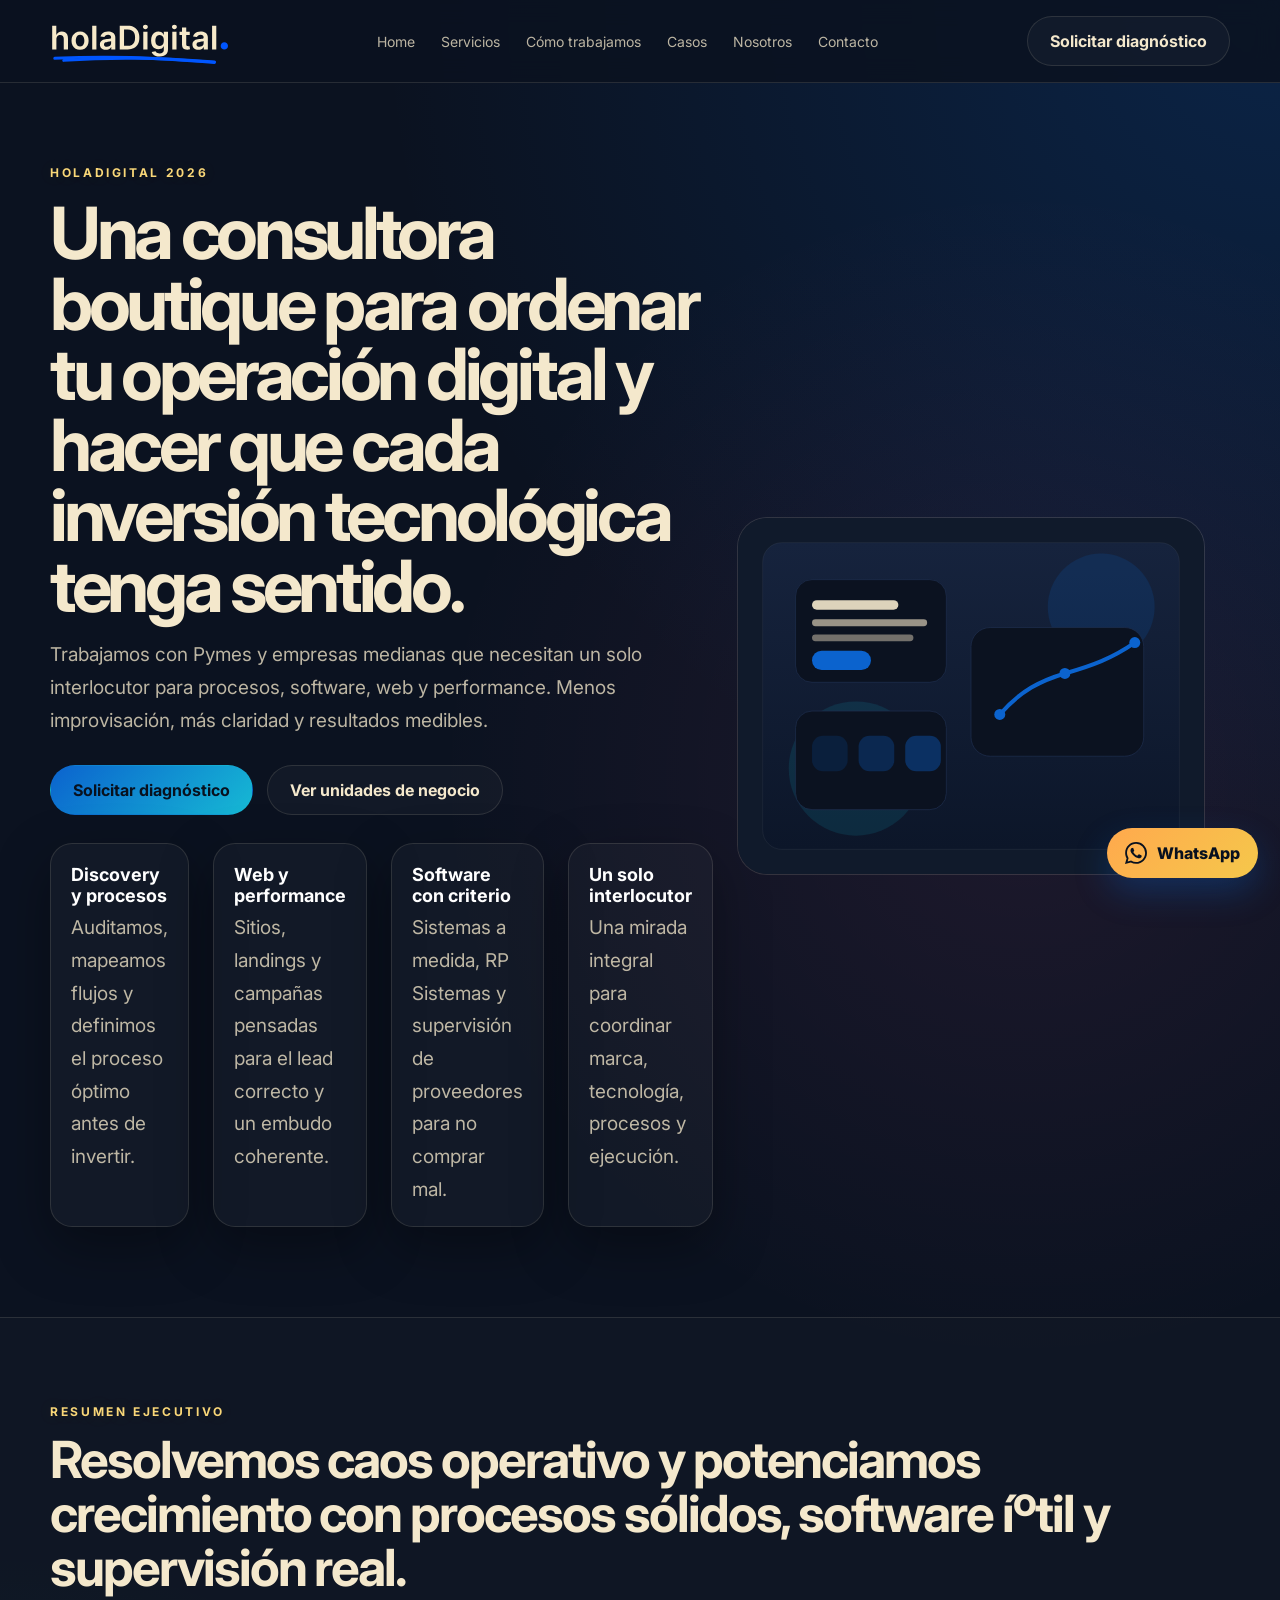
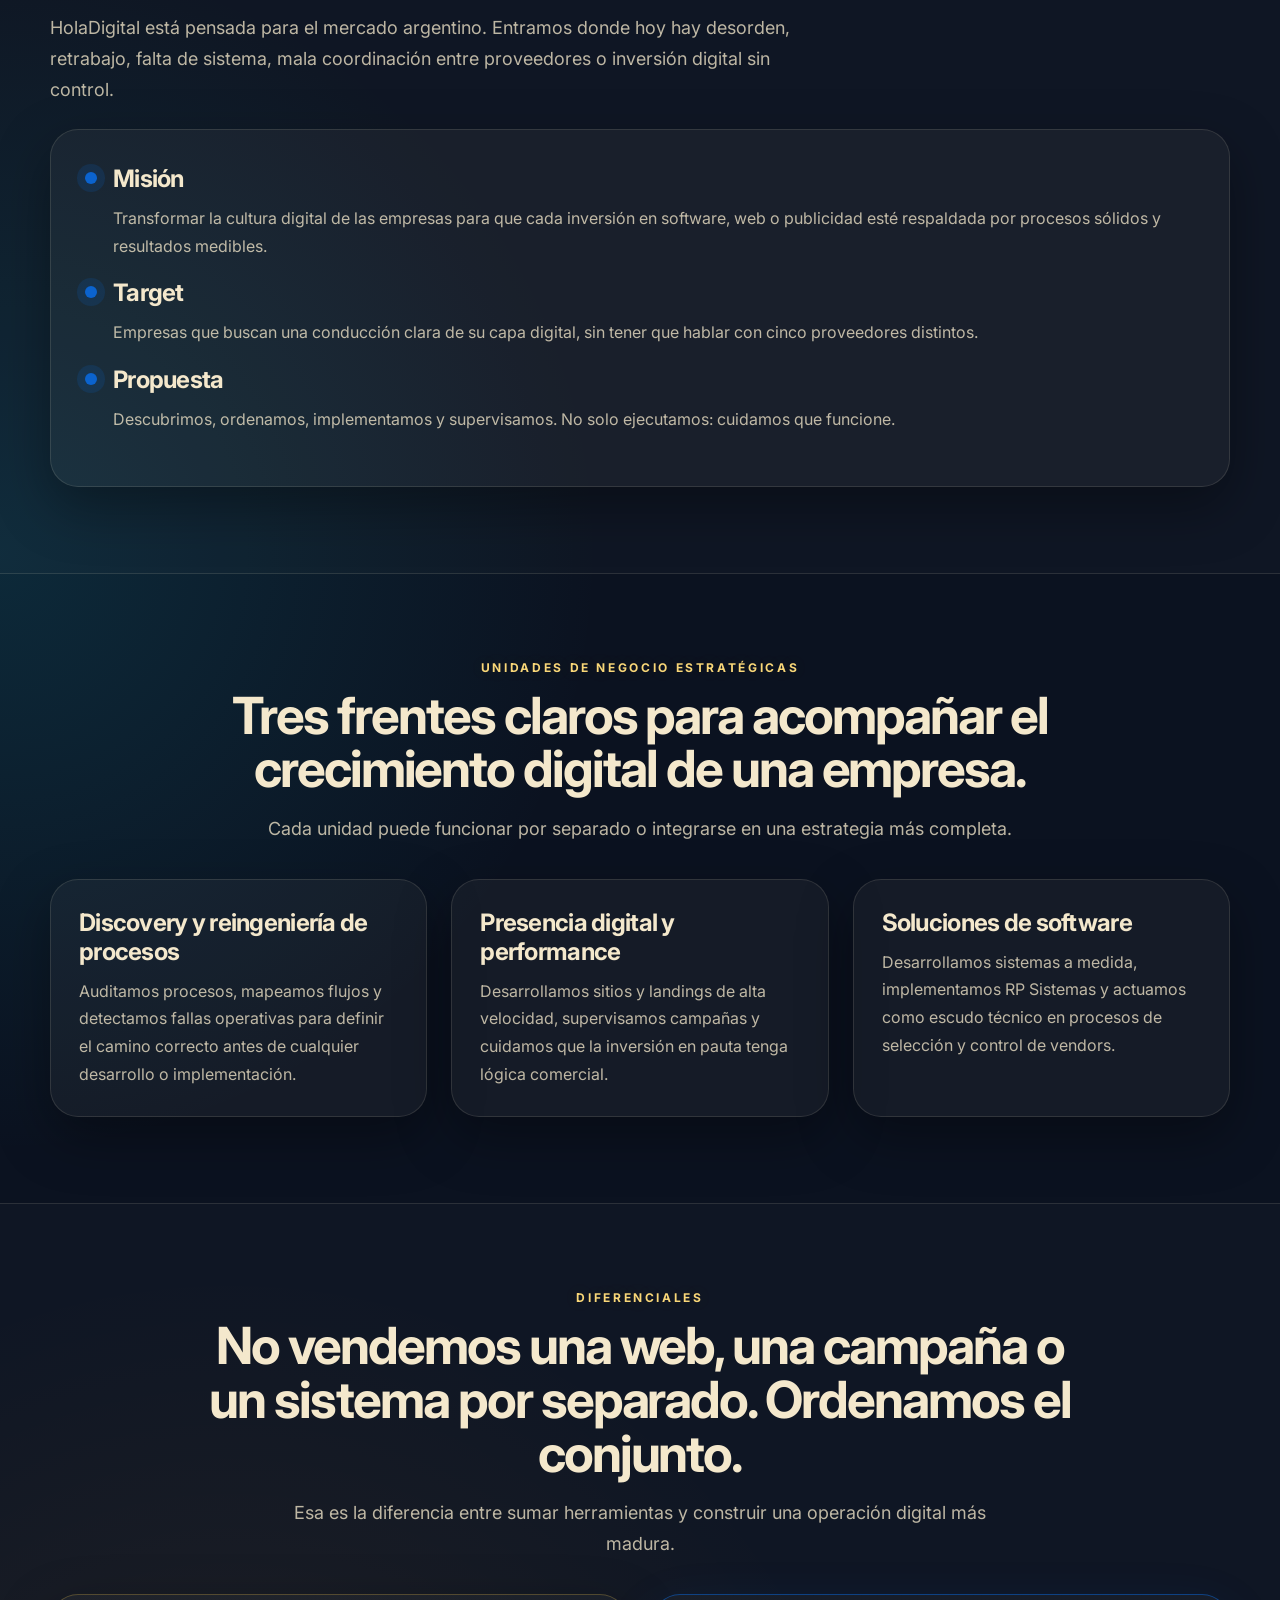
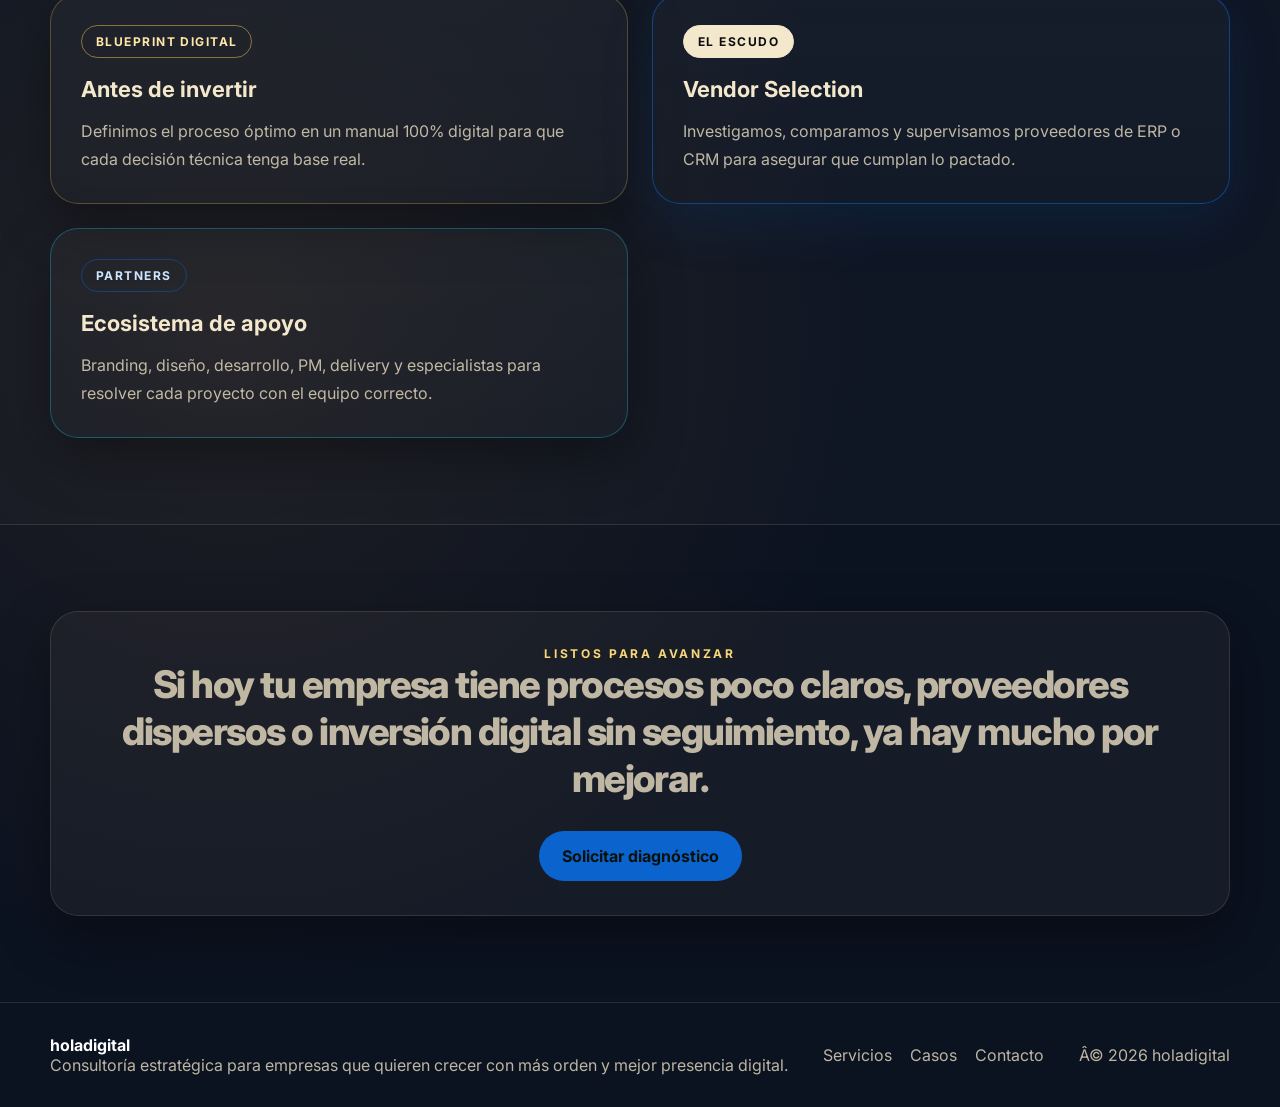
<file: index.html>
<!DOCTYPE html><html lang="es"><head><meta charset="UTF-8" /><meta name="viewport" content="width=device-width, initial-scale=1.0" /><title>holadigital | Consultorí­a Estratégica .AR</title><meta name="description" content="Consultora boutique de transformación digital para Pymes y empresas medianas en Argentina." /><link rel="preconnect" href="https://fonts.googleapis.com"><link rel="preconnect" href="https://fonts.gstatic.com" crossorigin><link href="https://fonts.googleapis.com/css2?family=Inter:wght@400;500;600;700;800&display=swap" rel="stylesheet"><link rel="stylesheet" href="assets/css/styles.css" /></head><body><header class="site-header"><div class="container header-inner"><a class="brand" class="active" href="index.html"><img src="assets/img/logo-holadigital.svg" alt="holadigital" /></a><button class="mobile-toggle" aria-label="Abrir meníº">Meníº</button><nav class="nav"><a href="index.html">Home</a><a href="servicios.html">Servicios</a><a href="como-trabajamos.html">Cómo trabajamos</a><a href="casos.html">Casos</a><a href="nosotros.html">Nosotros</a><a href="contacto.html">Contacto</a></nav><a class="btn btn-secondary" href="contacto.html">Solicitar diagnóstico</a></div></header><main>
<section class="hero">
  <div class="container hero-grid">
    <div>
      <div class="eyebrow">HolaDigital 2026</div>
      <h1>Una consultora boutique para ordenar tu operación digital y hacer que cada inversión tecnológica tenga sentido.</h1>
      <p>Trabajamos con Pymes y empresas medianas que necesitan un solo interlocutor para procesos, software, web y performance. Menos improvisación, más claridad y resultados medibles.</p>
      <div class="btn-group">
        <a class="btn btn-primary" href="contacto.html">Solicitar diagnóstico</a>
        <a class="btn btn-secondary" href="servicios.html">Ver unidades de negocio</a>
      </div>
      <div class="hero-proof proof-grid">
        <div class="proof-card"><strong>Discovery y procesos</strong><p>Auditamos, mapeamos flujos y definimos el proceso óptimo antes de invertir.</p></div>
        <div class="proof-card"><strong>Web y performance</strong><p>Sitios, landings y campañas pensadas para el lead correcto y un embudo coherente.</p></div>
        <div class="proof-card"><strong>Software con criterio</strong><p>Sistemas a medida, RP Sistemas y supervisión de proveedores para no comprar mal.</p></div>
        <div class="proof-card"><strong>Un solo interlocutor</strong><p>Una mirada integral para coordinar marca, tecnologí­a, procesos y ejecución.</p></div>
      </div>
    </div>
    <div class="image-wrap"><img src="assets/img/hero-visual.svg" alt="Visual institucional de holadigital" /></div>
  </div>
</section>

<section class="section section-alt">
  <div class="container split-highlight">
    <div>
      <div class="eyebrow">Resumen ejecutivo</div>
      <h2 class="section-title">Resolvemos caos operativo y potenciamos crecimiento con procesos sólidos, software íºtil y supervisión real.</h2>
      <p class="lead">HolaDigital está pensada para el mercado argentino. Entramos donde hoy hay desorden, retrabajo, falta de sistema, mala coordinación entre proveedores o inversión digital sin control.</p>
    </div>
    <div class="panel">
      <div class="feature-line"><span class="icon-dot"></span><div><h3>Misión</h3><p>Transformar la cultura digital de las empresas para que cada inversión en software, web o publicidad esté respaldada por procesos sólidos y resultados medibles.</p></div></div>
      <div class="feature-line"><span class="icon-dot"></span><div><h3>Target</h3><p>Empresas que buscan una conducción clara de su capa digital, sin tener que hablar con cinco proveedores distintos.</p></div></div>
      <div class="feature-line"><span class="icon-dot"></span><div><h3>Propuesta</h3><p>Descubrimos, ordenamos, implementamos y supervisamos. No solo ejecutamos: cuidamos que funcione.</p></div></div>
    </div>
  </div>
</section>

<section class="section">
  <div class="container">
    <div class="section-heading-center">
      <div class="eyebrow">Unidades de negocio estratégicas</div>
      <h2 class="section-title">Tres frentes claros para acompañar el crecimiento digital de una empresa.</h2>
      <p class="lead center-lead">Cada unidad puede funcionar por separado o integrarse en una estrategia más completa.</p>
    </div>
    <div class="grid-3">
      <div class="card">
        <h3>Discovery y reingenierí­a de procesos</h3>
        <p>Auditamos procesos, mapeamos flujos y detectamos fallas operativas para definir el camino correcto antes de cualquier desarrollo o implementación.</p>
      </div>
      <div class="card">
        <h3>Presencia digital y performance</h3>
        <p>Desarrollamos sitios y landings de alta velocidad, supervisamos campañas y cuidamos que la inversión en pauta tenga lógica comercial.</p>
      </div>
      <div class="card">
        <h3>Soluciones de software</h3>
        <p>Desarrollamos sistemas a medida, implementamos RP Sistemas y actuamos como escudo técnico en procesos de selección y control de vendors.</p>
      </div>
    </div>
  </div>
</section>

<section class="section section-alt">
  <div class="container">
    <div class="section-heading-center">
      <div class="eyebrow">Diferenciales</div>
      <h2 class="section-title">No vendemos una web, una campaña o un sistema por separado. Ordenamos el conjunto.</h2>
      <p class="lead center-lead">Esa es la diferencia entre sumar herramientas y construir una operación digital más madura.</p>
    </div>
    <div class="pricing-grid">
      <article class="price-card">
        <div class="plan-badge">Blueprint Digital</div>
        <h3>Antes de invertir</h3>
        <p>Definimos el proceso óptimo en un manual 100% digital para que cada decisión técnica tenga base real.</p>
      </article>
      <article class="price-card price-card-featured">
        <div class="plan-badge plan-badge-light">El Escudo</div>
        <h3>Vendor Selection</h3>
        <p>Investigamos, comparamos y supervisamos proveedores de ERP o CRM para asegurar que cumplan lo pactado.</p>
      </article>
      <article class="price-card">
        <div class="plan-badge">Partners</div>
        <h3>Ecosistema de apoyo</h3>
        <p>Branding, diseño, desarrollo, PM, delivery y especialistas para resolver cada proyecto con el equipo correcto.</p>
      </article>
    </div>
  </div>
</section>

<section class="section">
  <div class="container">
    <div class="panel cta-band">
      <div class="eyebrow">Listos para avanzar</div>
      <p class="highlight-line">Si hoy tu empresa tiene procesos poco claros, proveedores dispersos o inversión digital sin seguimiento, ya hay mucho por mejorar.</p>
      <div class="btn-group" style="justify-content:center;">
        <a class="btn btn-primary" href="contacto.html">Solicitar diagnóstico</a>
      </div>
    </div>
  </div>
</section>
</main><footer class="footer"><div class="container footer-inner"><div><strong style="display:block;color:#fff;">holadigital</strong><span>Consultorí­a estratégica para empresas que quieren crecer con más orden y mejor presencia digital.</span></div><div class="footer-links"><a href="servicios.html">Servicios</a><a href="casos.html">Casos</a><a href="contacto.html">Contacto</a></div><div>Â© <span data-year></span> holadigital</div></div></footer><a class="whatsapp-float" href="https://wa.me/5491100000000?text=Hola%20holadigital%2C%20quiero%20solicitar%20un%20diagn%C3%B3stico" target="_blank" rel="noopener"><svg viewBox="0 0 24 24" fill="currentColor" aria-hidden="true"><path d="M20.52 3.48A11.86 11.86 0 0012.07 0C5.52 0 .18 5.34.18 11.88c0 2.1.55 4.14 1.6 5.94L0 24l6.36-1.67a11.84 11.84 0 005.71 1.46h.01c6.54 0 11.88-5.34 11.88-11.88 0-3.17-1.23-6.15-3.44-8.43Zm-8.45 18.3h-.01a9.85 9.85 0 01-5.02-1.38l-.36-.21-3.77.99 1.01-3.67-.24-.38a9.84 9.84 0 01-1.5-5.25c0-5.45 4.43-9.88 9.89-9.88a9.8 9.8 0 016.99 2.9 9.83 9.83 0 012.89 6.98c0 5.45-4.43 9.9-9.89 9.9Zm5.42-7.42c-.3-.15-1.77-.87-2.04-.96-.28-.11-.47-.15-.67.15-.2.29-.77.96-.95 1.15-.17.2-.35.22-.65.07-.3-.15-1.25-.46-2.39-1.46-.88-.78-1.48-1.74-1.65-2.04-.17-.29-.02-.45.13-.6.14-.14.3-.35.45-.52.15-.17.2-.3.3-.5.1-.2.05-.37-.03-.52-.08-.15-.67-1.62-.92-2.22-.24-.58-.48-.5-.67-.5h-.57c-.2 0-.52.08-.8.37-.28.3-1.05 1.03-1.05 2.5s1.08 2.9 1.23 3.1c.15.2 2.12 3.23 5.13 4.53.72.31 1.28.5 1.72.64.72.23 1.37.2 1.88.12.58-.09 1.77-.72 2.02-1.41.25-.69.25-1.28.17-1.4-.08-.12-.28-.19-.58-.34Z"/></svg><span>WhatsApp</span></a><script src="assets/js/main.js"></script></body></html>
</file>
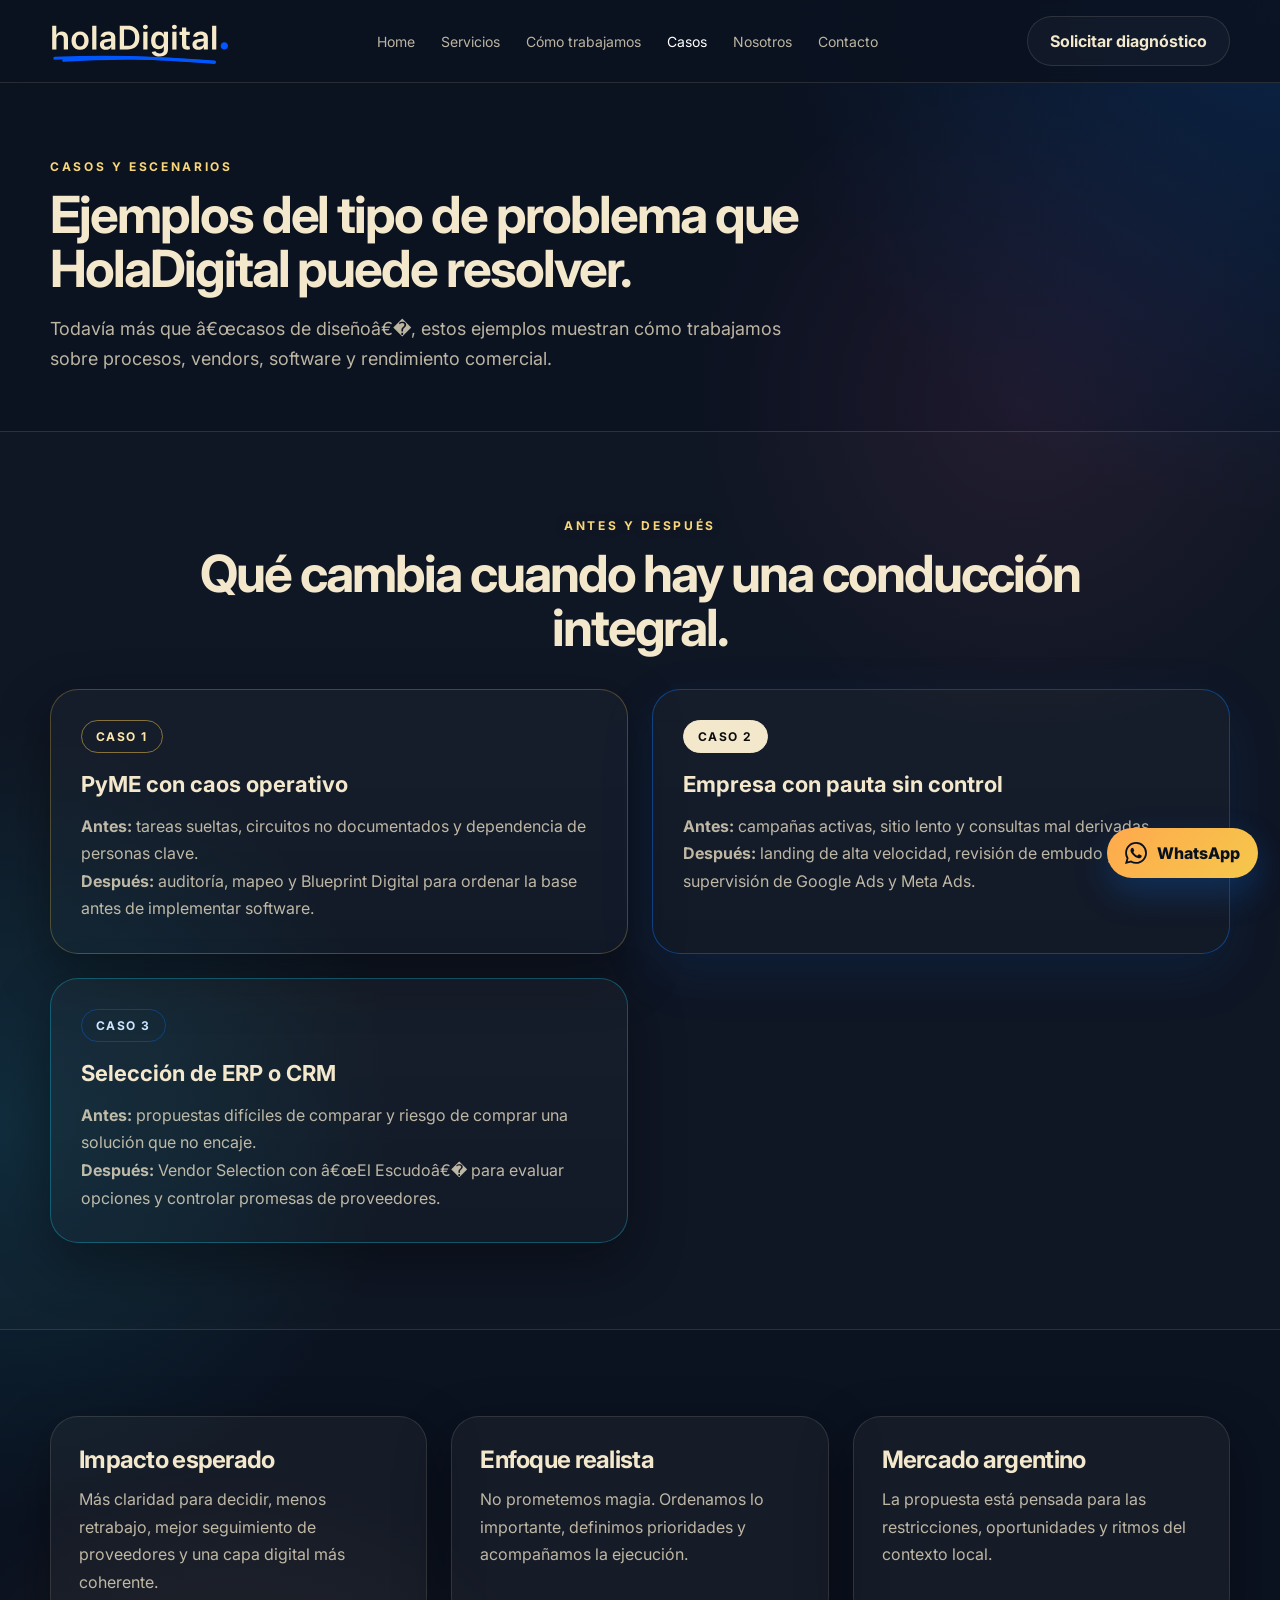
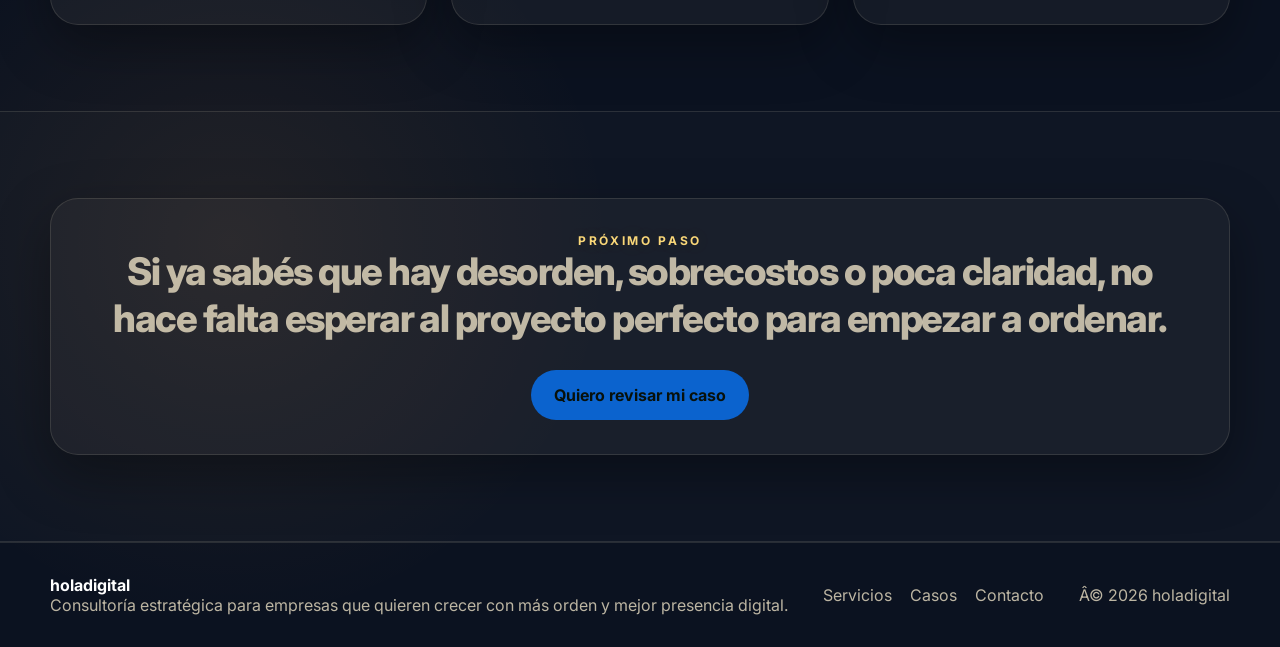
<file: casos.html>
<!DOCTYPE html><html lang="es"><head><meta charset="UTF-8" /><meta name="viewport" content="width=device-width, initial-scale=1.0" /><title>Casos | holadigital</title><meta name="description" content="Escenarios y ejemplos de trabajo de HolaDigital." /><link rel="preconnect" href="https://fonts.googleapis.com"><link rel="preconnect" href="https://fonts.gstatic.com" crossorigin><link href="https://fonts.googleapis.com/css2?family=Inter:wght@400;500;600;700;800&display=swap" rel="stylesheet"><link rel="stylesheet" href="assets/css/styles.css" /></head><body><header class="site-header"><div class="container header-inner"><a class="brand" href="index.html"><img src="assets/img/logo-holadigital.svg" alt="holadigital" /></a><button class="mobile-toggle" aria-label="Abrir meníº">Meníº</button><nav class="nav"><a href="index.html">Home</a><a href="servicios.html">Servicios</a><a href="como-trabajamos.html">Cómo trabajamos</a><a class="active" href="casos.html">Casos</a><a href="nosotros.html">Nosotros</a><a href="contacto.html">Contacto</a></nav><a class="btn btn-secondary" href="contacto.html">Solicitar diagnóstico</a></div></header><main>
<section class="page-hero"><div class="container"><div class="eyebrow">Casos y escenarios</div><h1 class="section-title">Ejemplos del tipo de problema que HolaDigital puede resolver.</h1><p class="lead">Todaví­a más que â€œcasos de diseñoâ€�, estos ejemplos muestran cómo trabajamos sobre procesos, vendors, software y rendimiento comercial.</p></div></section>

<section class="section section-alt">
  <div class="container">
    <div class="section-heading-center"><div class="eyebrow">Antes y después</div><h2 class="section-title">Qué cambia cuando hay una conducción integral.</h2></div>
    <div class="pricing-grid">
      <article class="price-card"><div class="plan-badge">Caso 1</div><h3>PyME con caos operativo</h3><p><strong>Antes:</strong> tareas sueltas, circuitos no documentados y dependencia de personas clave.</p><p><strong>Después:</strong> auditorí­a, mapeo y Blueprint Digital para ordenar la base antes de implementar software.</p></article>
      <article class="price-card price-card-featured"><div class="plan-badge plan-badge-light">Caso 2</div><h3>Empresa con pauta sin control</h3><p><strong>Antes:</strong> campañas activas, sitio lento y consultas mal derivadas.</p><p><strong>Después:</strong> landing de alta velocidad, revisión de embudo y supervisión de Google Ads y Meta Ads.</p></article>
      <article class="price-card"><div class="plan-badge">Caso 3</div><h3>Selección de ERP o CRM</h3><p><strong>Antes:</strong> propuestas difí­ciles de comparar y riesgo de comprar una solución que no encaje.</p><p><strong>Después:</strong> Vendor Selection con â€œEl Escudoâ€� para evaluar opciones y controlar promesas de proveedores.</p></article>
    </div>
  </div>
</section>

<section class="section">
  <div class="container grid-3">
    <div class="card"><h3>Impacto esperado</h3><p>Más claridad para decidir, menos retrabajo, mejor seguimiento de proveedores y una capa digital más coherente.</p></div>
    <div class="card"><h3>Enfoque realista</h3><p>No prometemos magia. Ordenamos lo importante, definimos prioridades y acompañamos la ejecución.</p></div>
    <div class="card"><h3>Mercado argentino</h3><p>La propuesta está pensada para las restricciones, oportunidades y ritmos del contexto local.</p></div>
  </div>
</section>

<section class="section section-alt">
  <div class="container">
    <div class="panel cta-band">
      <div class="eyebrow">Próximo paso</div>
      <p class="highlight-line">Si ya sabés que hay desorden, sobrecostos o poca claridad, no hace falta esperar al proyecto perfecto para empezar a ordenar.</p>
      <div class="btn-group" style="justify-content:center;"><a class="btn btn-primary" href="contacto.html">Quiero revisar mi caso</a></div>
    </div>
  </div>
</section>
</main><footer class="footer"><div class="container footer-inner"><div><strong style="display:block;color:#fff;">holadigital</strong><span>Consultorí­a estratégica para empresas que quieren crecer con más orden y mejor presencia digital.</span></div><div class="footer-links"><a href="servicios.html">Servicios</a><a href="casos.html">Casos</a><a href="contacto.html">Contacto</a></div><div>Â© <span data-year></span> holadigital</div></div></footer><a class="whatsapp-float" href="https://wa.me/5491100000000?text=Hola%20holadigital%2C%20quiero%20revisar%20mi%20caso" target="_blank" rel="noopener"><svg viewBox="0 0 24 24" fill="currentColor" aria-hidden="true"><path d="M20.52 3.48A11.86 11.86 0 0012.07 0C5.52 0 .18 5.34.18 11.88c0 2.1.55 4.14 1.6 5.94L0 24l6.36-1.67a11.84 11.84 0 005.71 1.46h.01c6.54 0 11.88-5.34 11.88-11.88 0-3.17-1.23-6.15-3.44-8.43Zm-8.45 18.3h-.01a9.85 9.85 0 01-5.02-1.38l-.36-.21-3.77.99 1.01-3.67-.24-.38a9.84 9.84 0 01-1.5-5.25c0-5.45 4.43-9.88 9.89-9.88a9.8 9.8 0 016.99 2.9 9.83 9.83 0 012.89 6.98c0 5.45-4.43 9.9-9.89 9.9Zm5.42-7.42c-.3-.15-1.77-.87-2.04-.96-.28-.11-.47-.15-.67.15-.2.29-.77.96-.95 1.15-.17.2-.35.22-.65.07-.3-.15-1.25-.46-2.39-1.46-.88-.78-1.48-1.74-1.65-2.04-.17-.29-.02-.45.13-.6.14-.14.3-.35.45-.52.15-.17.2-.3.3-.5.1-.2.05-.37-.03-.52-.08-.15-.67-1.62-.92-2.22-.24-.58-.48-.5-.67-.5h-.57c-.2 0-.52.08-.8.37-.28.3-1.05 1.03-1.05 2.5s1.08 2.9 1.23 3.1c.15.2 2.12 3.23 5.13 4.53.72.31 1.28.5 1.72.64.72.23 1.37.2 1.88.12.58-.09 1.77-.72 2.02-1.41.25-.69.25-1.28.17-1.4-.08-.12-.28-.19-.58-.34Z"/></svg><span>WhatsApp</span></a><script src="assets/js/main.js"></script></body></html>
</file>
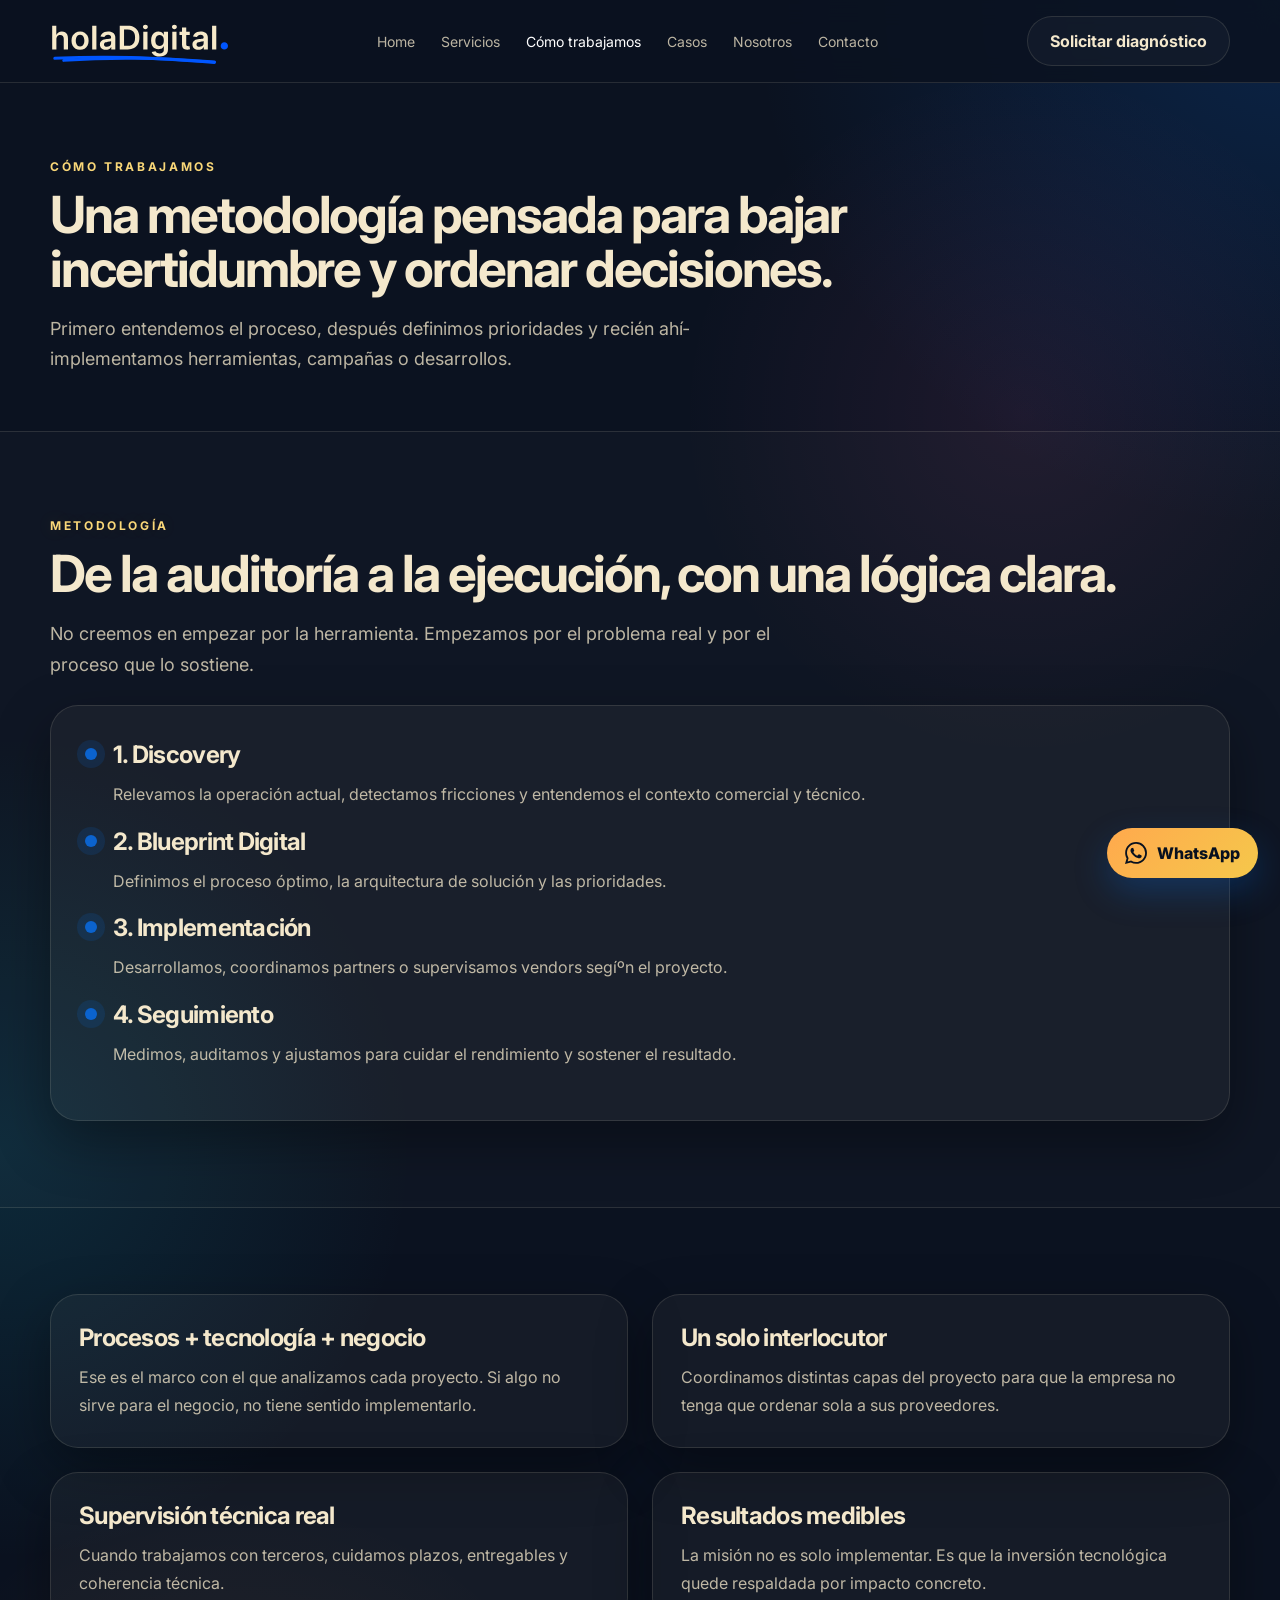
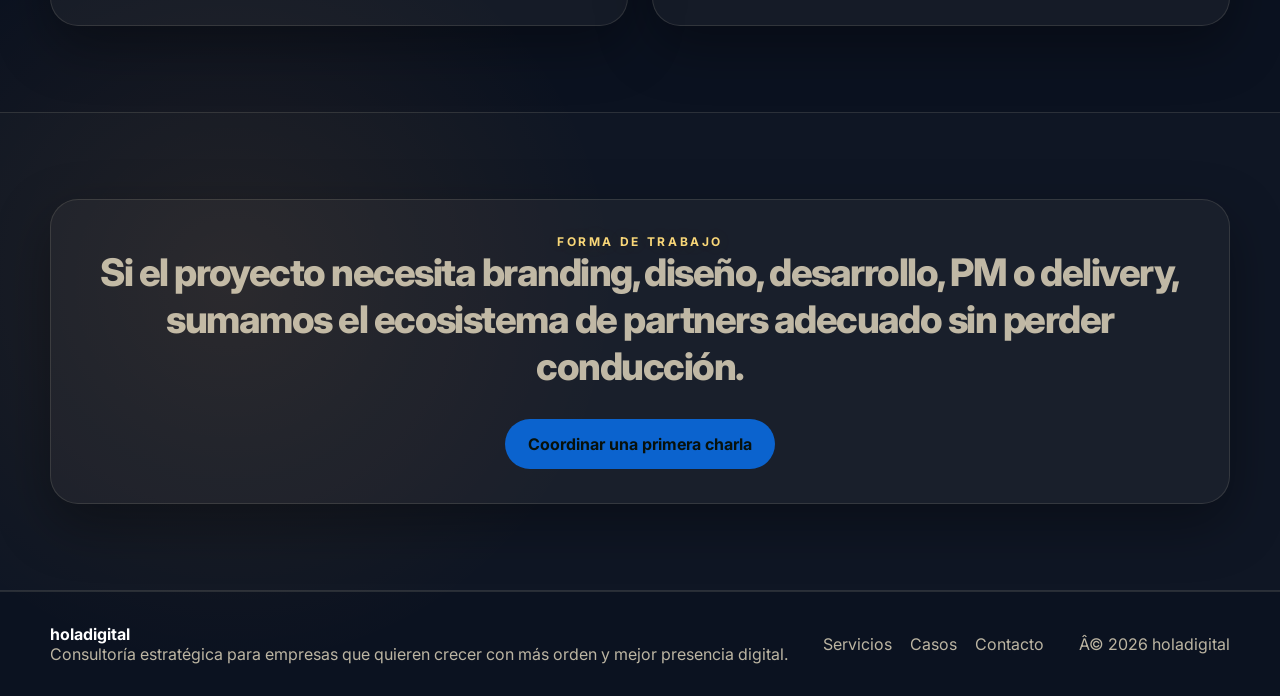
<file: como-trabajamos.html>
<!DOCTYPE html><html lang="es"><head><meta charset="UTF-8" /><meta name="viewport" content="width=device-width, initial-scale=1.0" /><title>Cómo trabajamos | holadigital</title><meta name="description" content="Metodologí­a de HolaDigital para ordenar procesos, implementar y supervisar." /><link rel="preconnect" href="https://fonts.googleapis.com"><link rel="preconnect" href="https://fonts.gstatic.com" crossorigin><link href="https://fonts.googleapis.com/css2?family=Inter:wght@400;500;600;700;800&display=swap" rel="stylesheet"><link rel="stylesheet" href="assets/css/styles.css" /></head><body><header class="site-header"><div class="container header-inner"><a class="brand" href="index.html"><img src="assets/img/logo-holadigital.svg" alt="holadigital" /></a><button class="mobile-toggle" aria-label="Abrir meníº">Meníº</button><nav class="nav"><a href="index.html">Home</a><a href="servicios.html">Servicios</a><a class="active" href="como-trabajamos.html">Cómo trabajamos</a><a href="casos.html">Casos</a><a href="nosotros.html">Nosotros</a><a href="contacto.html">Contacto</a></nav><a class="btn btn-secondary" href="contacto.html">Solicitar diagnóstico</a></div></header><main>
<section class="page-hero"><div class="container"><div class="eyebrow">Cómo trabajamos</div><h1 class="section-title">Una metodologí­a pensada para bajar incertidumbre y ordenar decisiones.</h1><p class="lead">Primero entendemos el proceso, después definimos prioridades y recién ahí­ implementamos herramientas, campañas o desarrollos.</p></div></section>

<section class="section section-alt">
  <div class="container split-highlight">
    <div><div class="eyebrow">Metodologí­a</div><h2 class="section-title">De la auditorí­a a la ejecución, con una lógica clara.</h2><p class="lead">No creemos en empezar por la herramienta. Empezamos por el problema real y por el proceso que lo sostiene.</p></div>
    <div class="panel">
      <div class="feature-line"><span class="icon-dot"></span><div><h3>1. Discovery</h3><p>Relevamos la operación actual, detectamos fricciones y entendemos el contexto comercial y técnico.</p></div></div>
      <div class="feature-line"><span class="icon-dot"></span><div><h3>2. Blueprint Digital</h3><p>Definimos el proceso óptimo, la arquitectura de solución y las prioridades.</p></div></div>
      <div class="feature-line"><span class="icon-dot"></span><div><h3>3. Implementación</h3><p>Desarrollamos, coordinamos partners o supervisamos vendors segíºn el proyecto.</p></div></div>
      <div class="feature-line"><span class="icon-dot"></span><div><h3>4. Seguimiento</h3><p>Medimos, auditamos y ajustamos para cuidar el rendimiento y sostener el resultado.</p></div></div>
    </div>
  </div>
</section>

<section class="section">
  <div class="container grid-2">
    <div class="card"><h3>Procesos + tecnologí­a + negocio</h3><p>Ese es el marco con el que analizamos cada proyecto. Si algo no sirve para el negocio, no tiene sentido implementarlo.</p></div>
    <div class="card"><h3>Un solo interlocutor</h3><p>Coordinamos distintas capas del proyecto para que la empresa no tenga que ordenar sola a sus proveedores.</p></div>
    <div class="card"><h3>Supervisión técnica real</h3><p>Cuando trabajamos con terceros, cuidamos plazos, entregables y coherencia técnica.</p></div>
    <div class="card"><h3>Resultados medibles</h3><p>La misión no es solo implementar. Es que la inversión tecnológica quede respaldada por impacto concreto.</p></div>
  </div>
</section>

<section class="section section-alt">
  <div class="container">
    <div class="panel cta-band">
      <div class="eyebrow">Forma de trabajo</div>
      <p class="highlight-line">Si el proyecto necesita branding, diseño, desarrollo, PM o delivery, sumamos el ecosistema de partners adecuado sin perder conducción.</p>
      <div class="btn-group" style="justify-content:center;"><a class="btn btn-primary" href="contacto.html">Coordinar una primera charla</a></div>
    </div>
  </div>
</section>
</main><footer class="footer"><div class="container footer-inner"><div><strong style="display:block;color:#fff;">holadigital</strong><span>Consultorí­a estratégica para empresas que quieren crecer con más orden y mejor presencia digital.</span></div><div class="footer-links"><a href="servicios.html">Servicios</a><a href="casos.html">Casos</a><a href="contacto.html">Contacto</a></div><div>Â© <span data-year></span> holadigital</div></div></footer><a class="whatsapp-float" href="https://wa.me/5491100000000?text=Hola%20holadigital%2C%20quiero%20conocer%20c%C3%B3mo%20trabajan" target="_blank" rel="noopener"><svg viewBox="0 0 24 24" fill="currentColor" aria-hidden="true"><path d="M20.52 3.48A11.86 11.86 0 0012.07 0C5.52 0 .18 5.34.18 11.88c0 2.1.55 4.14 1.6 5.94L0 24l6.36-1.67a11.84 11.84 0 005.71 1.46h.01c6.54 0 11.88-5.34 11.88-11.88 0-3.17-1.23-6.15-3.44-8.43Zm-8.45 18.3h-.01a9.85 9.85 0 01-5.02-1.38l-.36-.21-3.77.99 1.01-3.67-.24-.38a9.84 9.84 0 01-1.5-5.25c0-5.45 4.43-9.88 9.89-9.88a9.8 9.8 0 016.99 2.9 9.83 9.83 0 012.89 6.98c0 5.45-4.43 9.9-9.89 9.9Zm5.42-7.42c-.3-.15-1.77-.87-2.04-.96-.28-.11-.47-.15-.67.15-.2.29-.77.96-.95 1.15-.17.2-.35.22-.65.07-.3-.15-1.25-.46-2.39-1.46-.88-.78-1.48-1.74-1.65-2.04-.17-.29-.02-.45.13-.6.14-.14.3-.35.45-.52.15-.17.2-.3.3-.5.1-.2.05-.37-.03-.52-.08-.15-.67-1.62-.92-2.22-.24-.58-.48-.5-.67-.5h-.57c-.2 0-.52.08-.8.37-.28.3-1.05 1.03-1.05 2.5s1.08 2.9 1.23 3.1c.15.2 2.12 3.23 5.13 4.53.72.31 1.28.5 1.72.64.72.23 1.37.2 1.88.12.58-.09 1.77-.72 2.02-1.41.25-.69.25-1.28.17-1.4-.08-.12-.28-.19-.58-.34Z"/></svg><span>WhatsApp</span></a><script src="assets/js/main.js"></script></body></html>
</file>
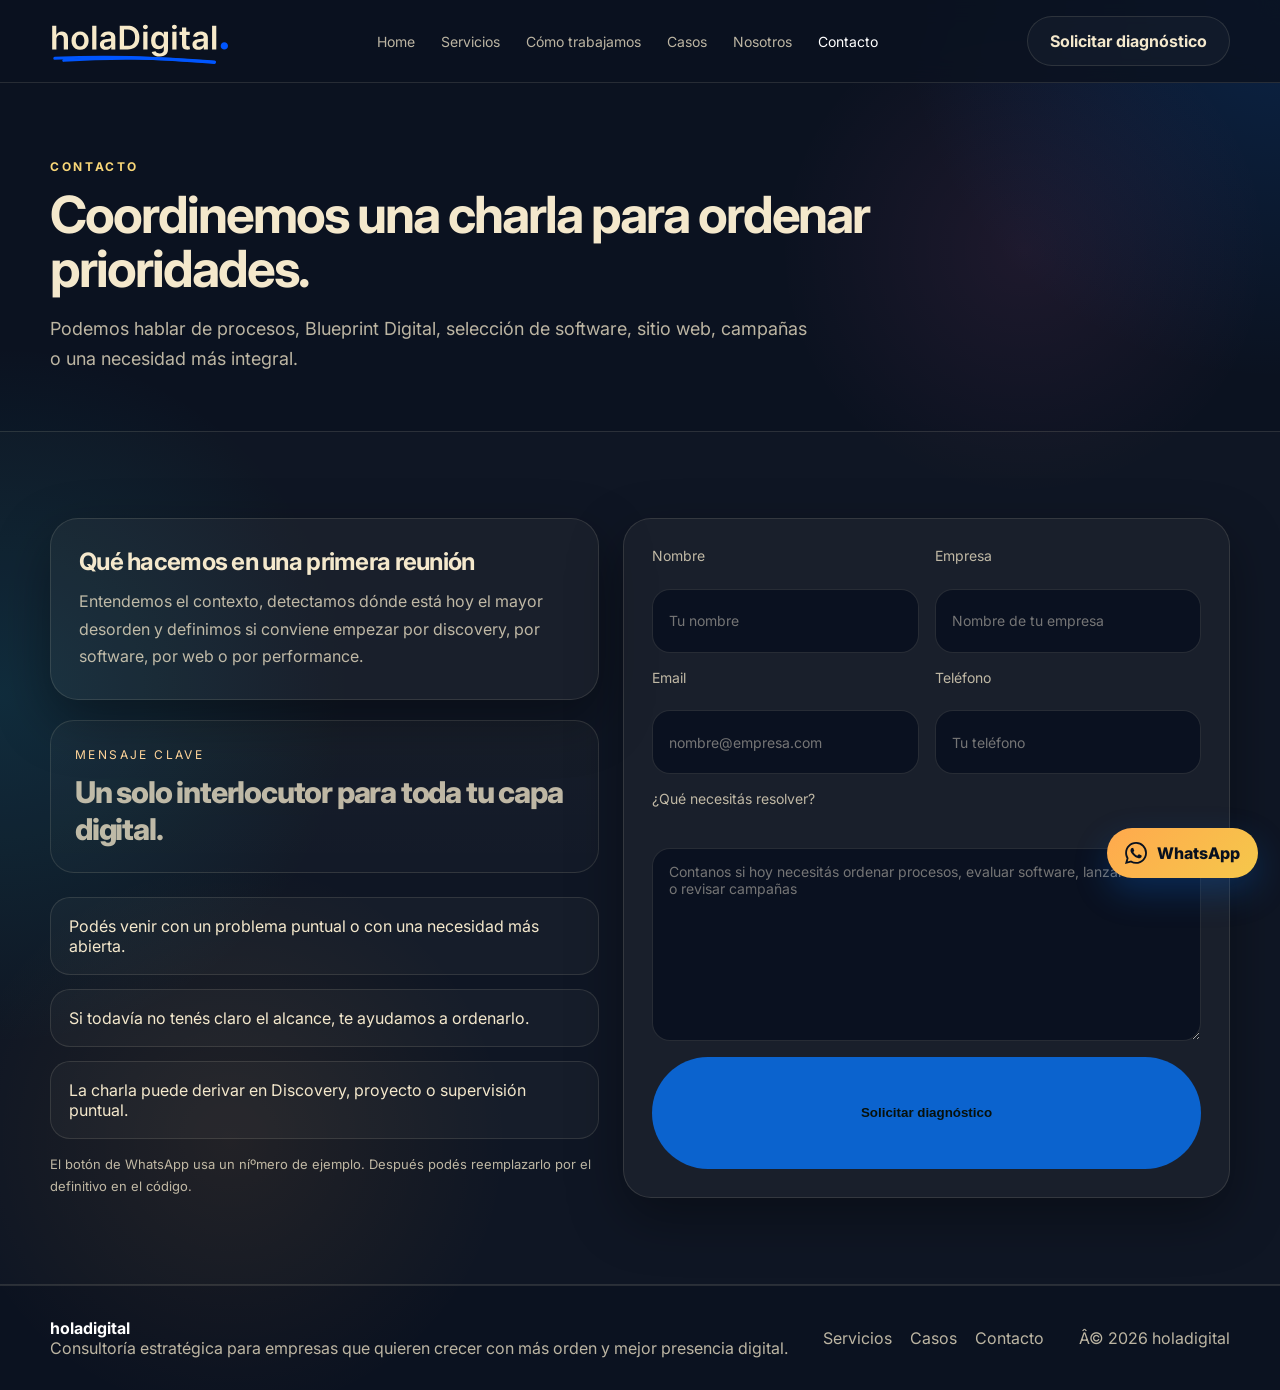
<file: contacto.html>
<!DOCTYPE html><html lang="es"><head><meta charset="UTF-8" /><meta name="viewport" content="width=device-width, initial-scale=1.0" /><title>Contacto | holadigital</title><meta name="description" content="Contacto con HolaDigital para procesos, software, web y performance." /><link rel="preconnect" href="https://fonts.googleapis.com"><link rel="preconnect" href="https://fonts.gstatic.com" crossorigin><link href="https://fonts.googleapis.com/css2?family=Inter:wght@400;500;600;700;800&display=swap" rel="stylesheet"><link rel="stylesheet" href="assets/css/styles.css" /></head><body><header class="site-header"><div class="container header-inner"><a class="brand" href="index.html"><img src="assets/img/logo-holadigital.svg" alt="holadigital" /></a><button class="mobile-toggle" aria-label="Abrir meníº">Meníº</button><nav class="nav"><a href="index.html">Home</a><a href="servicios.html">Servicios</a><a href="como-trabajamos.html">Cómo trabajamos</a><a href="casos.html">Casos</a><a href="nosotros.html">Nosotros</a><a class="active" href="contacto.html">Contacto</a></nav><a class="btn btn-secondary" href="contacto.html">Solicitar diagnóstico</a></div></header><main>
<section class="page-hero"><div class="container"><div class="eyebrow">Contacto</div><h1 class="section-title">Coordinemos una charla para ordenar prioridades.</h1><p class="lead">Podemos hablar de procesos, Blueprint Digital, selección de software, sitio web, campañas o una necesidad más integral.</p></div></section>

<section class="section section-alt">
  <div class="container contact-layout">
    <div>
      <div class="card"><h3>Qué hacemos en una primera reunión</h3><p>Entendemos el contexto, detectamos dónde está hoy el mayor desorden y definimos si conviene empezar por discovery, por software, por web o por performance.</p></div>
      <div class="quote-box" style="margin-top:20px;"><p class="small-title">Mensaje clave</p><p class="highlight-line" style="font-size:30px;margin-top:8px;">Un solo interlocutor para toda tu capa digital.</p></div>
      <ul class="list-clean">
        <li>Podés venir con un problema puntual o con una necesidad más abierta.</li>
        <li>Si todaví­a no tenés claro el alcance, te ayudamos a ordenarlo.</li>
        <li>La charla puede derivar en Discovery, proyecto o supervisión puntual.</li>
      </ul>
      <p class="note-compact">El botón de WhatsApp usa un níºmero de ejemplo. Después podés reemplazarlo por el definitivo en el código.</p>
    </div>
    <form class="card">
      <div class="form-grid">
        <label>Nombre<input placeholder="Tu nombre" /></label>
        <label>Empresa<input placeholder="Nombre de tu empresa" /></label>
        <label>Email<input type="email" placeholder="nombre@empresa.com" /></label>
        <label>Teléfono<input placeholder="Tu teléfono" /></label>
      </div>
      <label>¿Qué necesitás resolver?<textarea placeholder="Contanos si hoy necesitás ordenar procesos, evaluar software, lanzar una web o revisar campañas"></textarea></label>
      <button type="button" class="btn btn-primary">Solicitar diagnóstico</button>
    </form>
  </div>
</section>
</main><footer class="footer"><div class="container footer-inner"><div><strong style="display:block;color:#fff;">holadigital</strong><span>Consultorí­a estratégica para empresas que quieren crecer con más orden y mejor presencia digital.</span></div><div class="footer-links"><a href="servicios.html">Servicios</a><a href="casos.html">Casos</a><a href="contacto.html">Contacto</a></div><div>Â© <span data-year></span> holadigital</div></div></footer><a class="whatsapp-float" href="https://wa.me/5491100000000?text=Hola%20holadigital%2C%20quiero%20solicitar%20un%20diagn%C3%B3stico" target="_blank" rel="noopener"><svg viewBox="0 0 24 24" fill="currentColor" aria-hidden="true"><path d="M20.52 3.48A11.86 11.86 0 0012.07 0C5.52 0 .18 5.34.18 11.88c0 2.1.55 4.14 1.6 5.94L0 24l6.36-1.67a11.84 11.84 0 005.71 1.46h.01c6.54 0 11.88-5.34 11.88-11.88 0-3.17-1.23-6.15-3.44-8.43Zm-8.45 18.3h-.01a9.85 9.85 0 01-5.02-1.38l-.36-.21-3.77.99 1.01-3.67-.24-.38a9.84 9.84 0 01-1.5-5.25c0-5.45 4.43-9.88 9.89-9.88a9.8 9.8 0 016.99 2.9 9.83 9.83 0 012.89 6.98c0 5.45-4.43 9.9-9.89 9.9Zm5.42-7.42c-.3-.15-1.77-.87-2.04-.96-.28-.11-.47-.15-.67.15-.2.29-.77.96-.95 1.15-.17.2-.35.22-.65.07-.3-.15-1.25-.46-2.39-1.46-.88-.78-1.48-1.74-1.65-2.04-.17-.29-.02-.45.13-.6.14-.14.3-.35.45-.52.15-.17.2-.3.3-.5.1-.2.05-.37-.03-.52-.08-.15-.67-1.62-.92-2.22-.24-.58-.48-.5-.67-.5h-.57c-.2 0-.52.08-.8.37-.28.3-1.05 1.03-1.05 2.5s1.08 2.9 1.23 3.1c.15.2 2.12 3.23 5.13 4.53.72.31 1.28.5 1.72.64.72.23 1.37.2 1.88.12.58-.09 1.77-.72 2.02-1.41.25-.69.25-1.28.17-1.4-.08-.12-.28-.19-.58-.34Z"/></svg><span>WhatsApp</span></a><script src="assets/js/main.js"></script></body></html>
</file>
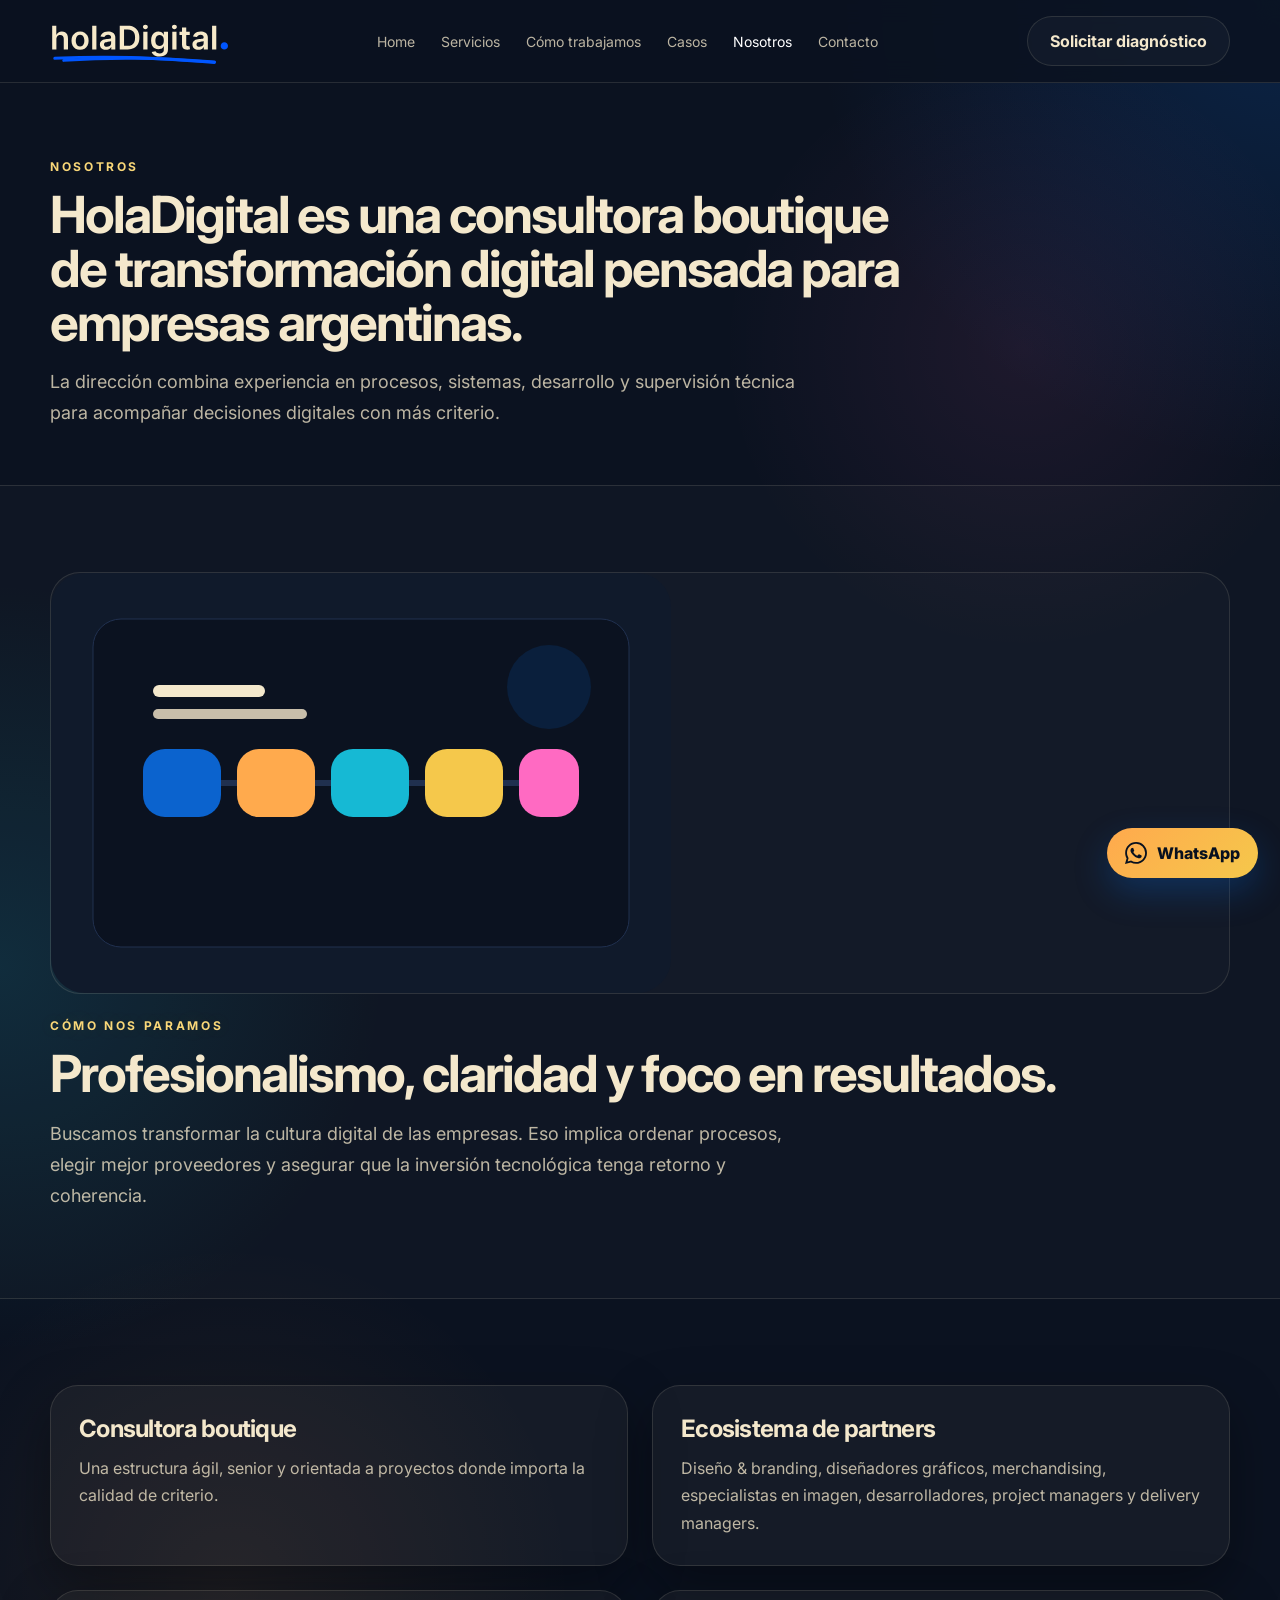
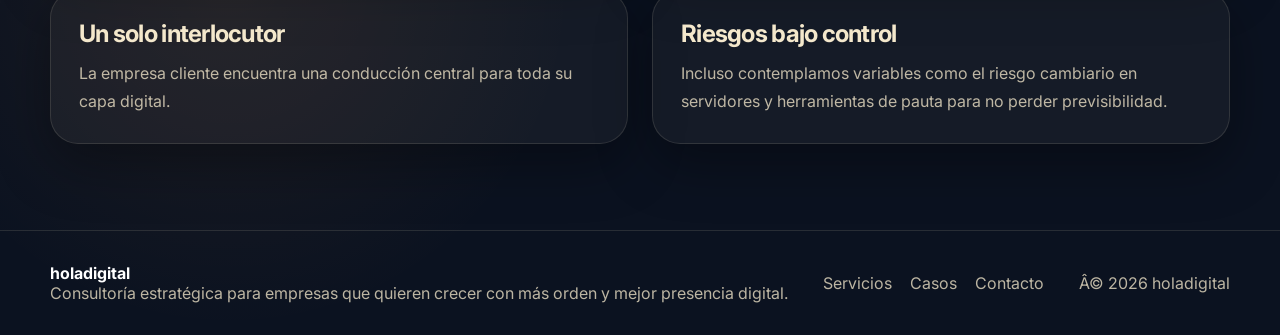
<file: nosotros.html>
<!DOCTYPE html><html lang="es"><head><meta charset="UTF-8" /><meta name="viewport" content="width=device-width, initial-scale=1.0" /><title>Nosotros | holadigital</title><meta name="description" content="Perfil de HolaDigital y su ecosistema de partners." /><link rel="preconnect" href="https://fonts.googleapis.com"><link rel="preconnect" href="https://fonts.gstatic.com" crossorigin><link href="https://fonts.googleapis.com/css2?family=Inter:wght@400;500;600;700;800&display=swap" rel="stylesheet"><link rel="stylesheet" href="assets/css/styles.css" /></head><body><header class="site-header"><div class="container header-inner"><a class="brand" href="index.html"><img src="assets/img/logo-holadigital.svg" alt="holadigital" /></a><button class="mobile-toggle" aria-label="Abrir meníº">Meníº</button><nav class="nav"><a href="index.html">Home</a><a href="servicios.html">Servicios</a><a href="como-trabajamos.html">Cómo trabajamos</a><a href="casos.html">Casos</a><a class="active" href="nosotros.html">Nosotros</a><a href="contacto.html">Contacto</a></nav><a class="btn btn-secondary" href="contacto.html">Solicitar diagnóstico</a></div></header><main>
<section class="page-hero"><div class="container"><div class="eyebrow">Nosotros</div><h1 class="section-title">HolaDigital es una consultora boutique de transformación digital pensada para empresas argentinas.</h1><p class="lead">La dirección combina experiencia en procesos, sistemas, desarrollo y supervisión técnica para acompañar decisiones digitales con más criterio.</p></div></section>

<section class="section section-alt">
  <div class="container split-highlight">
    <div class="image-wrap"><img src="assets/img/process-visual.svg" alt="Equipo y procesos de holadigital" /></div>
    <div><div class="eyebrow">Cómo nos paramos</div><h2 class="section-title">Profesionalismo, claridad y foco en resultados.</h2><p class="lead">Buscamos transformar la cultura digital de las empresas. Eso implica ordenar procesos, elegir mejor proveedores y asegurar que la inversión tecnológica tenga retorno y coherencia.</p></div>
  </div>
</section>

<section class="section">
  <div class="container grid-2">
    <div class="card"><h3>Consultora boutique</h3><p>Una estructura ágil, senior y orientada a proyectos donde importa la calidad de criterio.</p></div>
    <div class="card"><h3>Ecosistema de partners</h3><p>Diseño & branding, diseñadores gráficos, merchandising, especialistas en imagen, desarrolladores, project managers y delivery managers.</p></div>
    <div class="card"><h3>Un solo interlocutor</h3><p>La empresa cliente encuentra una conducción central para toda su capa digital.</p></div>
    <div class="card"><h3>Riesgos bajo control</h3><p>Incluso contemplamos variables como el riesgo cambiario en servidores y herramientas de pauta para no perder previsibilidad.</p></div>
  </div>
</section>
</main><footer class="footer"><div class="container footer-inner"><div><strong style="display:block;color:#fff;">holadigital</strong><span>Consultorí­a estratégica para empresas que quieren crecer con más orden y mejor presencia digital.</span></div><div class="footer-links"><a href="servicios.html">Servicios</a><a href="casos.html">Casos</a><a href="contacto.html">Contacto</a></div><div>Â© <span data-year></span> holadigital</div></div></footer><a class="whatsapp-float" href="https://wa.me/5491100000000?text=Hola%20holadigital%2C%20quiero%20saber%20m%C3%A1s%20sobre%20HolaDigital" target="_blank" rel="noopener"><svg viewBox="0 0 24 24" fill="currentColor" aria-hidden="true"><path d="M20.52 3.48A11.86 11.86 0 0012.07 0C5.52 0 .18 5.34.18 11.88c0 2.1.55 4.14 1.6 5.94L0 24l6.36-1.67a11.84 11.84 0 005.71 1.46h.01c6.54 0 11.88-5.34 11.88-11.88 0-3.17-1.23-6.15-3.44-8.43Zm-8.45 18.3h-.01a9.85 9.85 0 01-5.02-1.38l-.36-.21-3.77.99 1.01-3.67-.24-.38a9.84 9.84 0 01-1.5-5.25c0-5.45 4.43-9.88 9.89-9.88a9.8 9.8 0 016.99 2.9 9.83 9.83 0 012.89 6.98c0 5.45-4.43 9.9-9.89 9.9Zm5.42-7.42c-.3-.15-1.77-.87-2.04-.96-.28-.11-.47-.15-.67.15-.2.29-.77.96-.95 1.15-.17.2-.35.22-.65.07-.3-.15-1.25-.46-2.39-1.46-.88-.78-1.48-1.74-1.65-2.04-.17-.29-.02-.45.13-.6.14-.14.3-.35.45-.52.15-.17.2-.3.3-.5.1-.2.05-.37-.03-.52-.08-.15-.67-1.62-.92-2.22-.24-.58-.48-.5-.67-.5h-.57c-.2 0-.52.08-.8.37-.28.3-1.05 1.03-1.05 2.5s1.08 2.9 1.23 3.1c.15.2 2.12 3.23 5.13 4.53.72.31 1.28.5 1.72.64.72.23 1.37.2 1.88.12.58-.09 1.77-.72 2.02-1.41.25-.69.25-1.28.17-1.4-.08-.12-.28-.19-.58-.34Z"/></svg><span>WhatsApp</span></a><script src="assets/js/main.js"></script></body></html>
</file>
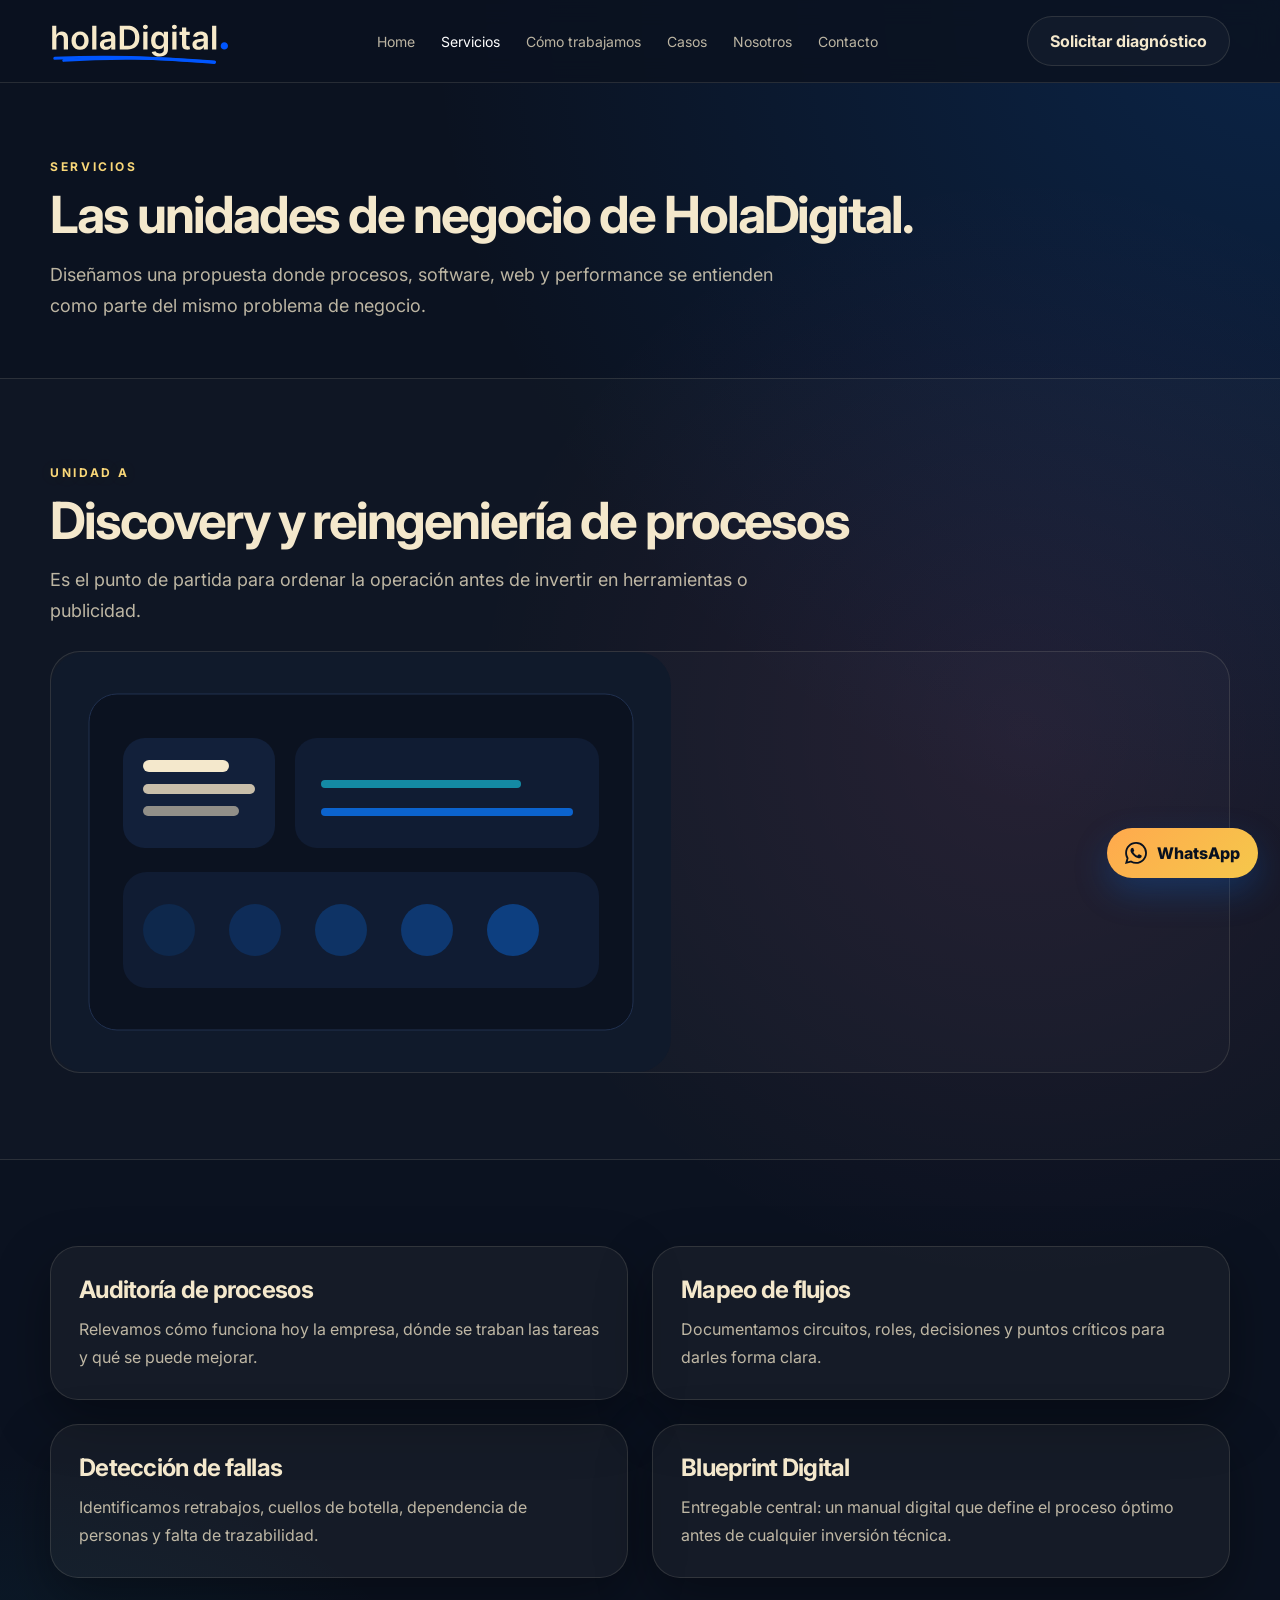
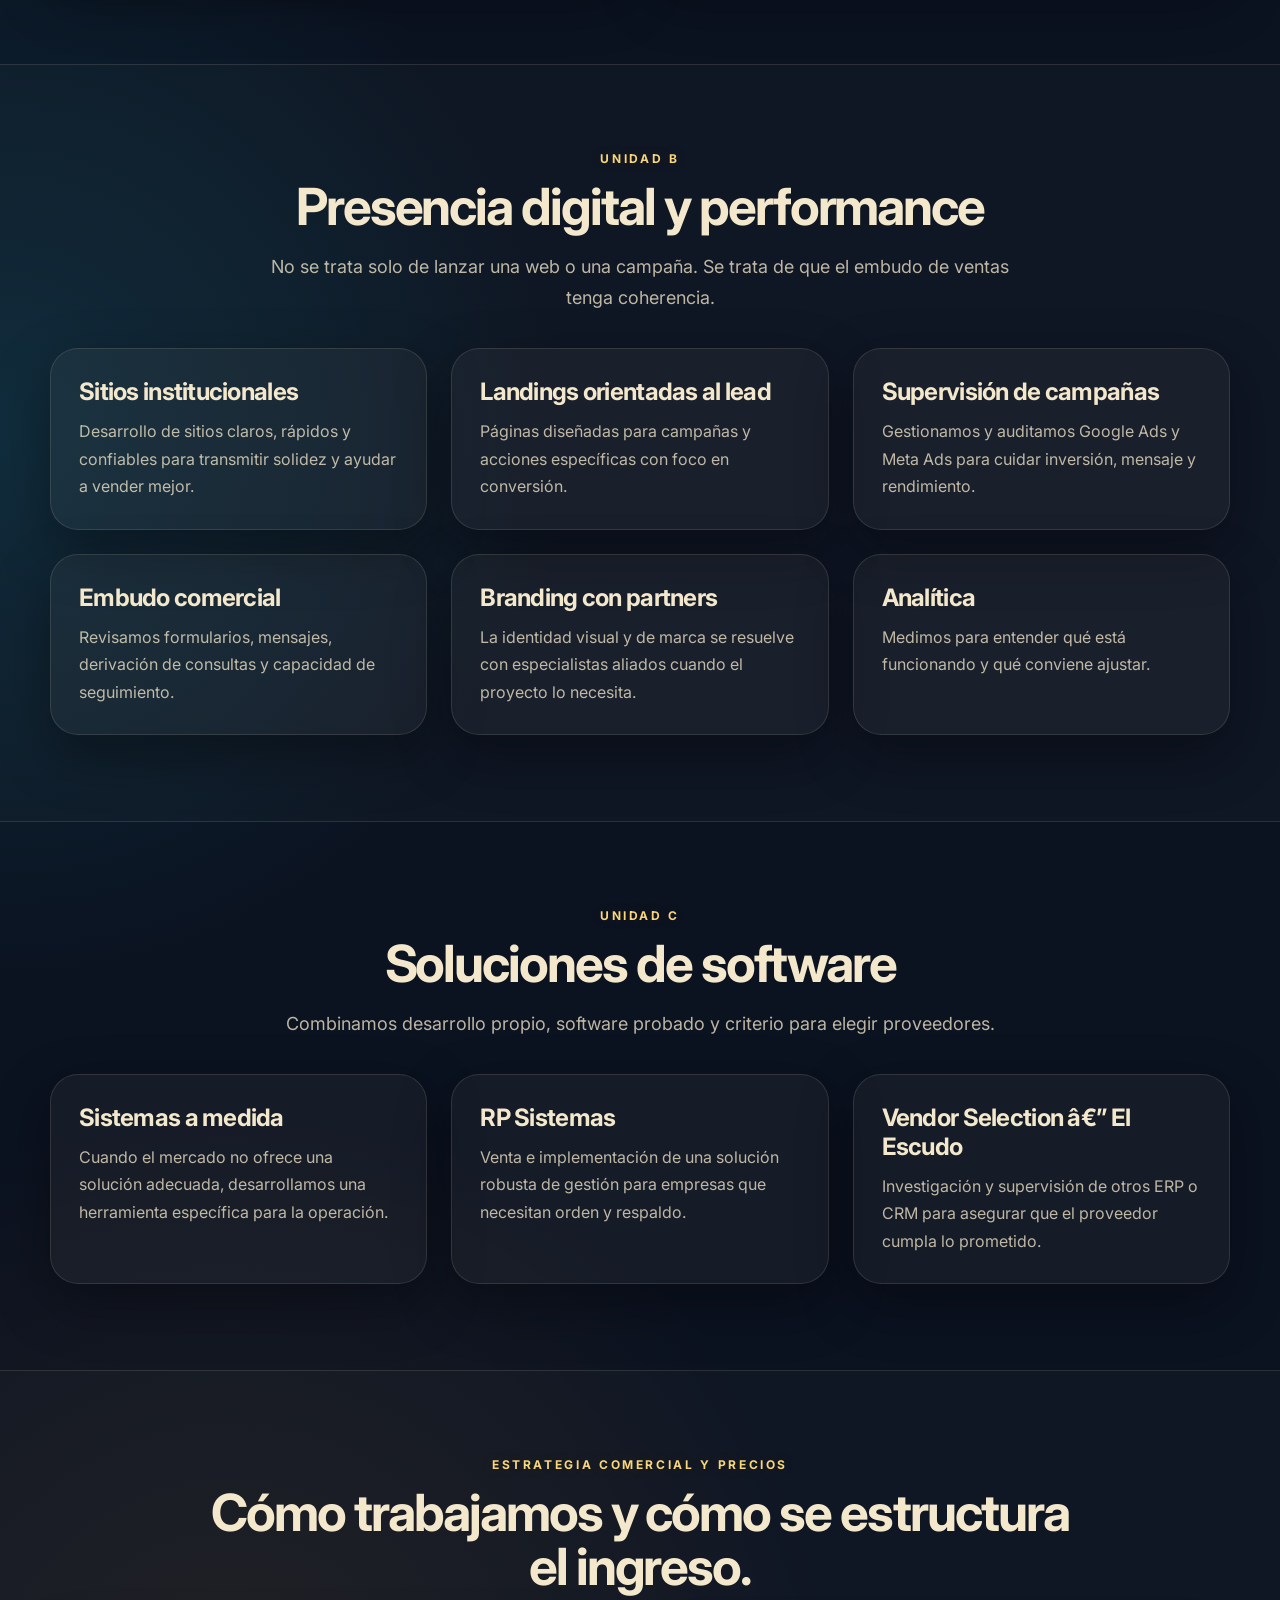
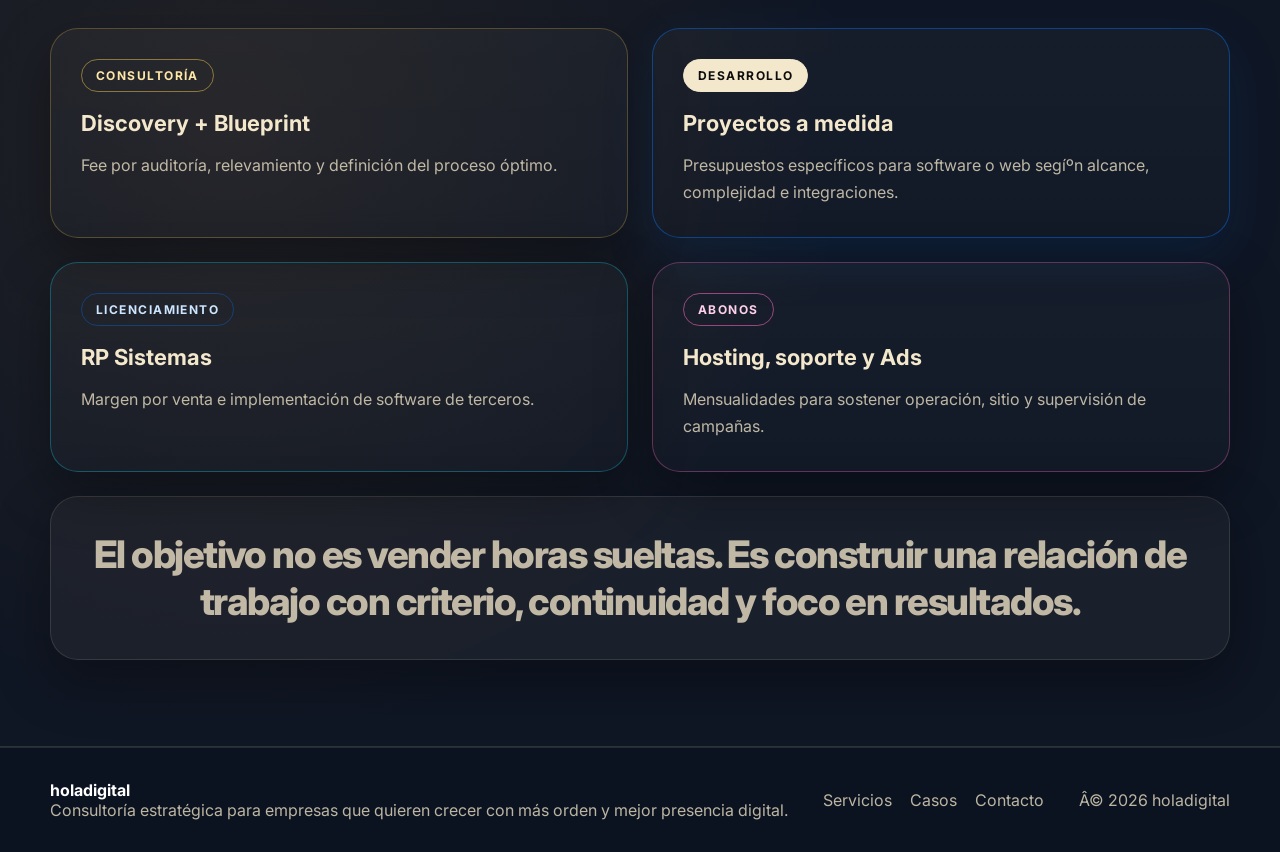
<file: servicios.html>
<!DOCTYPE html><html lang="es"><head><meta charset="UTF-8" /><meta name="viewport" content="width=device-width, initial-scale=1.0" /><title>Servicios | holadigital</title><meta name="description" content="Unidades de negocio de HolaDigital: discovery, web, performance y software." /><link rel="preconnect" href="https://fonts.googleapis.com"><link rel="preconnect" href="https://fonts.gstatic.com" crossorigin><link href="https://fonts.googleapis.com/css2?family=Inter:wght@400;500;600;700;800&display=swap" rel="stylesheet"><link rel="stylesheet" href="assets/css/styles.css" /></head><body><header class="site-header"><div class="container header-inner"><a class="brand" href="index.html"><img src="assets/img/logo-holadigital.svg" alt="holadigital" /></a><button class="mobile-toggle" aria-label="Abrir meníº">Meníº</button><nav class="nav"><a href="index.html">Home</a><a class="active" href="servicios.html">Servicios</a><a href="como-trabajamos.html">Cómo trabajamos</a><a href="casos.html">Casos</a><a href="nosotros.html">Nosotros</a><a href="contacto.html">Contacto</a></nav><a class="btn btn-secondary" href="contacto.html">Solicitar diagnóstico</a></div></header><main>
<section class="page-hero"><div class="container"><div class="eyebrow">Servicios</div><h1 class="section-title">Las unidades de negocio de HolaDigital.</h1><p class="lead">Diseñamos una propuesta donde procesos, software, web y performance se entienden como parte del mismo problema de negocio.</p></div></section>

<section class="section section-alt">
  <div class="container split-highlight">
    <div>
      <div class="eyebrow">Unidad A</div>
      <h2 class="section-title">Discovery y reingenierí­a de procesos</h2>
      <p class="lead">Es el punto de partida para ordenar la operación antes de invertir en herramientas o publicidad.</p>
    </div>
    <div class="image-wrap"><img src="assets/img/services-visual.svg" alt="Servicios de holadigital" /></div>
  </div>
</section>

<section class="section">
  <div class="container grid-2">
    <div class="card"><h3>Auditorí­a de procesos</h3><p>Relevamos cómo funciona hoy la empresa, dónde se traban las tareas y qué se puede mejorar.</p></div>
    <div class="card"><h3>Mapeo de flujos</h3><p>Documentamos circuitos, roles, decisiones y puntos crí­ticos para darles forma clara.</p></div>
    <div class="card"><h3>Detección de fallas</h3><p>Identificamos retrabajos, cuellos de botella, dependencia de personas y falta de trazabilidad.</p></div>
    <div class="card"><h3>Blueprint Digital</h3><p>Entregable central: un manual digital que define el proceso óptimo antes de cualquier inversión técnica.</p></div>
  </div>
</section>

<section class="section section-alt">
  <div class="container">
    <div class="section-heading-center">
      <div class="eyebrow">Unidad B</div>
      <h2 class="section-title">Presencia digital y performance</h2>
      <p class="lead center-lead">No se trata solo de lanzar una web o una campaña. Se trata de que el embudo de ventas tenga coherencia.</p>
    </div>
    <div class="grid-3">
      <div class="card"><h3>Sitios institucionales</h3><p>Desarrollo de sitios claros, rápidos y confiables para transmitir solidez y ayudar a vender mejor.</p></div>
      <div class="card"><h3>Landings orientadas al lead</h3><p>Páginas diseñadas para campañas y acciones especí­ficas con foco en conversión.</p></div>
      <div class="card"><h3>Supervisión de campañas</h3><p>Gestionamos y auditamos Google Ads y Meta Ads para cuidar inversión, mensaje y rendimiento.</p></div>
      <div class="card"><h3>Embudo comercial</h3><p>Revisamos formularios, mensajes, derivación de consultas y capacidad de seguimiento.</p></div>
      <div class="card"><h3>Branding con partners</h3><p>La identidad visual y de marca se resuelve con especialistas aliados cuando el proyecto lo necesita.</p></div>
      <div class="card"><h3>Analí­tica</h3><p>Medimos para entender qué está funcionando y qué conviene ajustar.</p></div>
    </div>
  </div>
</section>

<section class="section">
  <div class="container">
    <div class="section-heading-center">
      <div class="eyebrow">Unidad C</div>
      <h2 class="section-title">Soluciones de software</h2>
      <p class="lead center-lead">Combinamos desarrollo propio, software probado y criterio para elegir proveedores.</p>
    </div>
    <div class="grid-3">
      <div class="card"><h3>Sistemas a medida</h3><p>Cuando el mercado no ofrece una solución adecuada, desarrollamos una herramienta especí­fica para la operación.</p></div>
      <div class="card"><h3>RP Sistemas</h3><p>Venta e implementación de una solución robusta de gestión para empresas que necesitan orden y respaldo.</p></div>
      <div class="card"><h3>Vendor Selection â€” El Escudo</h3><p>Investigación y supervisión de otros ERP o CRM para asegurar que el proveedor cumpla lo prometido.</p></div>
    </div>
  </div>
</section>

<section class="section section-alt">
  <div class="container">
    <div class="section-heading-center"><div class="eyebrow">Estrategia comercial y precios</div><h2 class="section-title">Cómo trabajamos y cómo se estructura el ingreso.</h2></div>
    <div class="pricing-grid">
      <article class="price-card"><div class="plan-badge">Consultorí­a</div><h3>Discovery + Blueprint</h3><p>Fee por auditorí­a, relevamiento y definición del proceso óptimo.</p></article>
      <article class="price-card price-card-featured"><div class="plan-badge plan-badge-light">Desarrollo</div><h3>Proyectos a medida</h3><p>Presupuestos especí­ficos para software o web segíºn alcance, complejidad e integraciones.</p></article>
      <article class="price-card"><div class="plan-badge">Licenciamiento</div><h3>RP Sistemas</h3><p>Margen por venta e implementación de software de terceros.</p></article>
      <article class="price-card"><div class="plan-badge">Abonos</div><h3>Hosting, soporte y Ads</h3><p>Mensualidades para sostener operación, sitio y supervisión de campañas.</p></article>
    </div>
    <div class="panel pricing-note"><p class="highlight-line">El objetivo no es vender horas sueltas. Es construir una relación de trabajo con criterio, continuidad y foco en resultados.</p></div>
  </div>
</section>
</main><footer class="footer"><div class="container footer-inner"><div><strong style="display:block;color:#fff;">holadigital</strong><span>Consultorí­a estratégica para empresas que quieren crecer con más orden y mejor presencia digital.</span></div><div class="footer-links"><a href="servicios.html">Servicios</a><a href="casos.html">Casos</a><a href="contacto.html">Contacto</a></div><div>Â© <span data-year></span> holadigital</div></div></footer><a class="whatsapp-float" href="https://wa.me/5491100000000?text=Hola%20holadigital%2C%20quiero%20conocer%20sus%20servicios" target="_blank" rel="noopener"><svg viewBox="0 0 24 24" fill="currentColor" aria-hidden="true"><path d="M20.52 3.48A11.86 11.86 0 0012.07 0C5.52 0 .18 5.34.18 11.88c0 2.1.55 4.14 1.6 5.94L0 24l6.36-1.67a11.84 11.84 0 005.71 1.46h.01c6.54 0 11.88-5.34 11.88-11.88 0-3.17-1.23-6.15-3.44-8.43Zm-8.45 18.3h-.01a9.85 9.85 0 01-5.02-1.38l-.36-.21-3.77.99 1.01-3.67-.24-.38a9.84 9.84 0 01-1.5-5.25c0-5.45 4.43-9.88 9.89-9.88a9.8 9.8 0 016.99 2.9 9.83 9.83 0 012.89 6.98c0 5.45-4.43 9.9-9.89 9.9Zm5.42-7.42c-.3-.15-1.77-.87-2.04-.96-.28-.11-.47-.15-.67.15-.2.29-.77.96-.95 1.15-.17.2-.35.22-.65.07-.3-.15-1.25-.46-2.39-1.46-.88-.78-1.48-1.74-1.65-2.04-.17-.29-.02-.45.13-.6.14-.14.3-.35.45-.52.15-.17.2-.3.3-.5.1-.2.05-.37-.03-.52-.08-.15-.67-1.62-.92-2.22-.24-.58-.48-.5-.67-.5h-.57c-.2 0-.52.08-.8.37-.28.3-1.05 1.03-1.05 2.5s1.08 2.9 1.23 3.1c.15.2 2.12 3.23 5.13 4.53.72.31 1.28.5 1.72.64.72.23 1.37.2 1.88.12.58-.09 1.77-.72 2.02-1.41.25-.69.25-1.28.17-1.4-.08-.12-.28-.19-.58-.34Z"/></svg><span>WhatsApp</span></a><script src="assets/js/main.js"></script></body></html>
</file>
<file: assets/css/styles.css>
:root {
  --bg: #0b1220;
  --bg-soft: #111a2d;
  --surface: rgba(244, 232, 204, 0.045);
  --surface-strong: rgba(244, 232, 204, 0.075);
  --border: rgba(244, 232, 204, 0.12);
  --text: #F4E8CC;
  --muted: rgba(244, 232, 204, 0.76);
  --primary: #0B63CE;
  --primary-strong: #16B9D4;
  --primary-soft: rgba(11, 99, 206, 0.14);
  --primary-deep: #09489A;
  --accent-warm: #FFA94D;
  --accent-pink: #FF6AC2;
  --accent-gold: #F5C84B;
  --white: #ffffff;
  --bone: #F4E8CC;
  --max: 1180px;
  --radius: 28px;
  --shadow: 0 20px 54px rgba(0,0,0,0.34);
}
* { box-sizing: border-box; }
html { scroll-behavior: smooth; }
body {
  margin: 0;
  font-family: Inter, Arial, Helvetica, sans-serif;
  color: var(--text);
  background:
    radial-gradient(circle at top right, rgba(11,99,206,0.22), transparent 20%),
    radial-gradient(circle at left, rgba(22,185,212,0.14), transparent 24%),
    radial-gradient(circle at 80% 18%, rgba(255,106,194,0.08), transparent 16%),
    radial-gradient(circle at 18% 82%, rgba(255,169,77,0.08), transparent 18%),
    var(--bg);
}
a { color: inherit; text-decoration: none; }
img { max-width: 100%; display: block; }
p { margin: 0; color: var(--muted); line-height: 1.72; }
.container { width: min(calc(100% - 40px), var(--max)); margin: 0 auto; }
.section { padding: 86px 0; }
.section-alt { background: rgba(255,255,255,0.015); border-top: 1px solid var(--border); border-bottom: 1px solid var(--border); }
.eyebrow { color: #f9d778; text-transform: uppercase; letter-spacing: .22em; font-size: 12px; font-weight: 700; }
.section-title { font-size: clamp(30px,4vw,52px); line-height: 1.05; margin: 14px 0 18px; letter-spacing: -.04em; }
.lead { font-size: 18px; max-width: 760px; }
.small-title { font-size: 12px; letter-spacing: .2em; text-transform: uppercase; color: #ffd59a; }
.btn-group { display: flex; flex-wrap: wrap; gap: 14px; margin-top: 28px; }
.btn { display:inline-flex; align-items:center; justify-content:center; padding:14px 22px; border-radius:999px; font-weight:700; transition:.2s ease; border:1px solid transparent; }
.btn-primary { background: var(--primary); color: #08110b; }
.btn-primary:hover { transform: translateY(-1px); background: var(--primary-strong); }
.btn-secondary { border-color: var(--border); background: rgba(255,255,255,0.03); }
.btn-secondary:hover { background: rgba(255,255,255,0.06); }
.site-header { position: sticky; top:0; z-index:50; backdrop-filter: blur(12px); background: rgba(11,18,32,.86); border-bottom:1px solid var(--border); }
.header-inner { min-height:82px; display:flex; align-items:center; justify-content:space-between; gap:24px; }
.brand { display:flex; align-items:center; gap:14px; }
.brand img { width: 178px; height: auto; }
.brand-sub { font-size:11px; color: var(--muted); text-transform: uppercase; letter-spacing: .24em; }
.nav { display:flex; align-items:center; gap:26px; }
.nav a { color: var(--muted); font-size:14px; }
.nav a:hover, .nav a.active { color: var(--white); }
.mobile-toggle { display:none; }
.hero { padding: 82px 0 90px; }
.hero-grid, .grid-2, .grid-3, .grid-4, .contact-layout, .table-row, .split-highlight, .pricing-grid, .proof-grid { display:grid; gap:24px; }
.hero-grid { grid-template-columns: 1.05fr .95fr; align-items:center; }
.hero h1 { font-size: clamp(42px,6vw,72px); line-height: .98; margin: 18px 0; letter-spacing: -.06em; }
.hero p { max-width: 700px; font-size: 19px; }
.grid-2 { grid-template-columns: repeat(2,1fr); }
.grid-3 { grid-template-columns: repeat(3,1fr); }
.grid-4, .proof-grid { grid-template-columns: repeat(4,1fr); }
.card, .panel, .image-card, .price-card, .proof-card { border:1px solid var(--border); background: var(--surface); border-radius: var(--radius); box-shadow: var(--shadow); }
.card { padding: 28px; }
.panel { padding: 34px; }
.image-card { overflow:hidden; }
.card h3, .panel h3 { margin:0 0 12px; font-size:24px; letter-spacing:-.03em; }
.case-top, .plan-badge { font-size:12px; text-transform:uppercase; letter-spacing:.12em; font-weight:700; }
.case-top { color:#f9d778; }
.feature-line { display:flex; gap:16px; align-items:flex-start; margin-bottom:18px; }
.icon-dot { width:12px; height:12px; border-radius:999px; background: var(--primary); box-shadow: 0 0 0 8px rgba(11,99,206,.16); margin-top:8px; flex:0 0 auto; }
.stat-block, .proof-card { padding:20px; border-radius:22px; background: rgba(255,255,255,0.03); border:1px solid var(--border); }
.metric { font-size:16px; font-weight:600; color:var(--text); }
.metric small { display:block; margin-top:8px; color:var(--muted); font-weight:400; }
.before-after { display:grid; gap:16px; margin:20px 0; }
.impact { border:1px solid rgba(11,99,206,.3); background: var(--primary-soft); border-radius:22px; padding:18px; }
.page-hero { padding: 76px 0 56px; }
.page-hero .section-title { max-width: 900px; }
.highlight-line { font-size: clamp(24px,3vw,38px); line-height:1.24; font-weight:800; letter-spacing:-.04em; }
.image-wrap { border-radius: 30px; overflow:hidden; border:1px solid var(--border); background: rgba(255,255,255,0.02); }
form { display:grid; gap:16px; }
.form-grid { display:grid; grid-template-columns:repeat(2,1fr); gap:16px; }
label { display:grid; gap:8px; font-size:14px; color: var(--muted); }
input, textarea { width:100%; background:#0a1120; border:1px solid var(--border); border-radius:18px; padding:14px 16px; color:var(--text); font:inherit; }
textarea { min-height: 160px; resize: vertical; }
input:focus, textarea:focus { outline:2px solid rgba(11,99,206,.3); border-color: rgba(11,99,206,.35); }
.footer { border-top:1px solid var(--border); padding:32px 0; color: var(--muted); }
.footer-inner { display:flex; justify-content:space-between; align-items:center; gap:20px; }
.footer-links { display:flex; flex-wrap:wrap; gap:18px; }
.cta-band { text-align:center; }
.process-step { display:grid; grid-template-columns:58px 1fr; gap:18px; align-items:start; }
.step-number { width:58px; height:58px; border-radius:18px; background: var(--primary); color:#08110b; font-weight:800; display:flex; align-items:center; justify-content:center; }
.plan-badge { display:inline-flex; align-items:center; justify-content:center; border:1px solid rgba(11,99,206,.45); color:#cde6ff; padding:8px 14px; border-radius:999px; margin-bottom:18px; }
.plan-badge-light { background: var(--bone); color:#0D0D0D; border-color: var(--bone); }
.section-heading-center { text-align:center; max-width:900px; margin:0 auto 34px; }
.center-lead { margin:0 auto; }
.pricing-grid { grid-template-columns: repeat(2,1fr); }
.price-card { padding: 30px; background: linear-gradient(180deg, rgba(255,255,255,.03), rgba(255,255,255,.015)); }
.price-card-featured { border-color: rgba(11,99,206,.7); box-shadow: 0 18px 56px rgba(11,99,206,.18); }
.price-card h3 { font-size: 22px; margin:0 0 16px; }
.price-line { display:flex; align-items:flex-end; gap:10px; margin-bottom:18px; }
.price { font-size: clamp(42px,6vw,64px); line-height:1; font-weight:800; letter-spacing:-.05em; color:var(--white); }
.price-period { font-size:16px; color:var(--muted); padding-bottom:8px; }
.plan-list { list-style:none; padding:22px 0 0; margin:22px 0 0; border-top:1px solid rgba(255,255,255,.14); display:grid; gap:14px; }
.plan-list li { position:relative; padding-left:20px; color: var(--text); line-height:1.6; }
.plan-list li::before { content:"✓"; position:absolute; left:0; top:0; color:#ffd277; font-weight:800; }
.plan-list li.plan-warning { color: #ffb7a7; }
.plan-list li.plan-warning::before { content:"✕"; color:#ff8f77; }
.plan-mini-tags { display:flex; gap:12px; flex-wrap:wrap; margin-top:18px; }
.plan-mini-tags span { padding: 12px 16px; border-radius:16px; background: rgba(255,255,255,.05); border:1px solid var(--border); color: var(--text); font-weight:600; }
.price-actions { display:grid; gap:12px; margin-top:24px; }
.plan-btn-outline { border-color: rgba(22,185,212,.5); color:#caeff5; background: transparent; }
.plan-btn-outline:hover { background: rgba(22,185,212,.09); }
.pricing-note { margin-top: 24px; text-align:center; }
.contact-layout { grid-template-columns: .95fr 1.05fr; }
.quote-box, .note-box { padding:24px; border-radius:24px; border:1px solid var(--border); background: rgba(255,255,255,0.03); }
.list-clean { display:grid; gap:14px; padding:0; margin:24px 0 0; list-style:none; }
.list-clean li { padding:18px; border-radius:20px; background: rgba(255,255,255,0.03); border:1px solid var(--border); }
.logo-lockup { display:flex; flex-direction:column; gap:2px; }
.hero-proof { margin-top: 28px; }
.proof-card strong { display:block; color:var(--white); font-size:18px; margin-bottom:6px; }
.whatsapp-float {
  position: fixed;
  right: 22px;
  bottom: 22px;
  z-index: 60;
  display: inline-flex;
  align-items: center;
  gap: 10px;
  padding: 14px 18px;
  border-radius: 999px;
  background: linear-gradient(135deg, var(--primary), var(--primary-strong));
  color: #08111f;
  font-weight: 800;
  box-shadow: 0 14px 34px rgba(11,99,206,.30);
}
.whatsapp-float svg { width: 22px; height: 22px; }
.note-compact { font-size: 13px; color: var(--muted); margin-top: 14px; }
@media (max-width: 1024px) {
  .hero-grid, .contact-layout, .grid-3, .grid-4, .proof-grid, .grid-2, .table-row, .split-highlight, .pricing-grid { grid-template-columns:1fr; }
  .header-inner { flex-wrap:wrap; }
  .nav { order:3; width:100%; overflow-x:auto; padding-bottom:6px; }
}
@media (max-width: 720px) {
  .section { padding: 68px 0; }
  .hero { padding: 54px 0 66px; }
  .panel, .card, .price-card { padding: 22px; }
  .form-grid { grid-template-columns:1fr; }
  .footer-inner { flex-direction:column; align-items:flex-start; }
  .nav { display:none; }
  .nav.open { display:flex; flex-direction:column; width:100%; align-items:flex-start; gap:14px; padding:18px 0 4px; }
  .mobile-toggle { display:inline-flex; border:1px solid var(--border); background:rgba(255,255,255,.03); color:var(--text); border-radius:12px; padding:10px 12px; cursor:pointer; }
  .brand img { width: 150px; }
  .whatsapp-float { right: 16px; bottom: 16px; padding: 13px 16px; }
  .whatsapp-float span { display:none; }
}


.hero .eyebrow, .section .eyebrow { text-shadow: 0 0 18px rgba(245,200,75,0.14); }
.hero .btn-primary, .price-actions .btn-primary, .step-number {
  background: linear-gradient(135deg, var(--primary), var(--primary-strong));
  color: #08111f;
}
.brand-sub { color: rgba(244,232,204,.68); }
.plan-mini-tags span:nth-child(1) { border-color: rgba(11,99,206,.35); }
.plan-mini-tags span:nth-child(2) { border-color: rgba(22,185,212,.35); }
.price-card:nth-child(1) { border-color: rgba(245,200,75,.26); }
.price-card:nth-child(1) .plan-badge { border-color: rgba(245,200,75,.5); color: #ffe7a8; }
.price-card:nth-child(2) { border-color: rgba(11,99,206,.55); box-shadow: 0 18px 56px rgba(11,99,206,.12); }
.price-card:nth-child(3) { border-color: rgba(22,185,212,.36); }
.price-card:nth-child(4) { border-color: rgba(255,106,194,.32); }
.price-card:nth-child(4) .plan-badge { border-color: rgba(255,106,194,.55); color: #ffd0eb; }
.quote-box, .note-box { background: linear-gradient(180deg, rgba(244,232,204,0.035), rgba(255,255,255,0.02)); }
.whatsapp-float {
  background: linear-gradient(135deg, var(--accent-warm), var(--accent-gold));
}
.whatsapp-float:hover { transform: translateY(-1px); }
</file>
